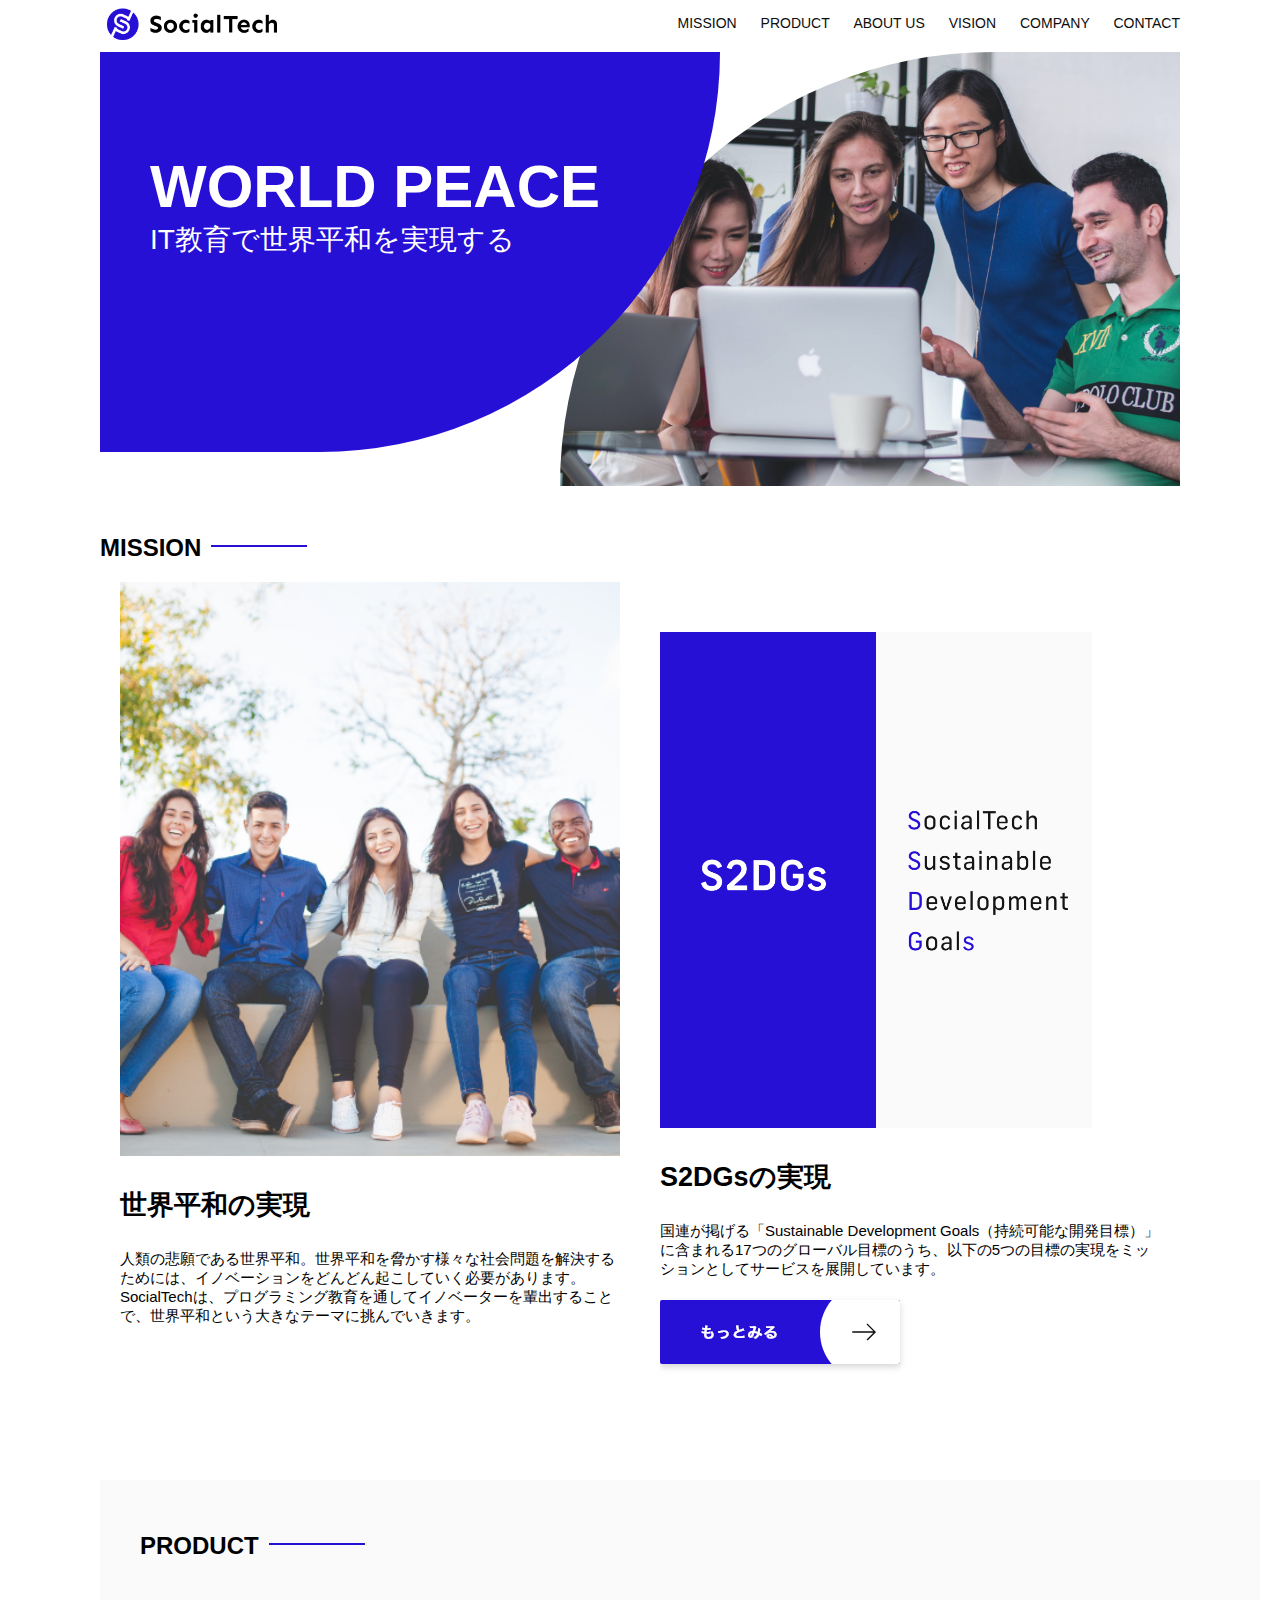
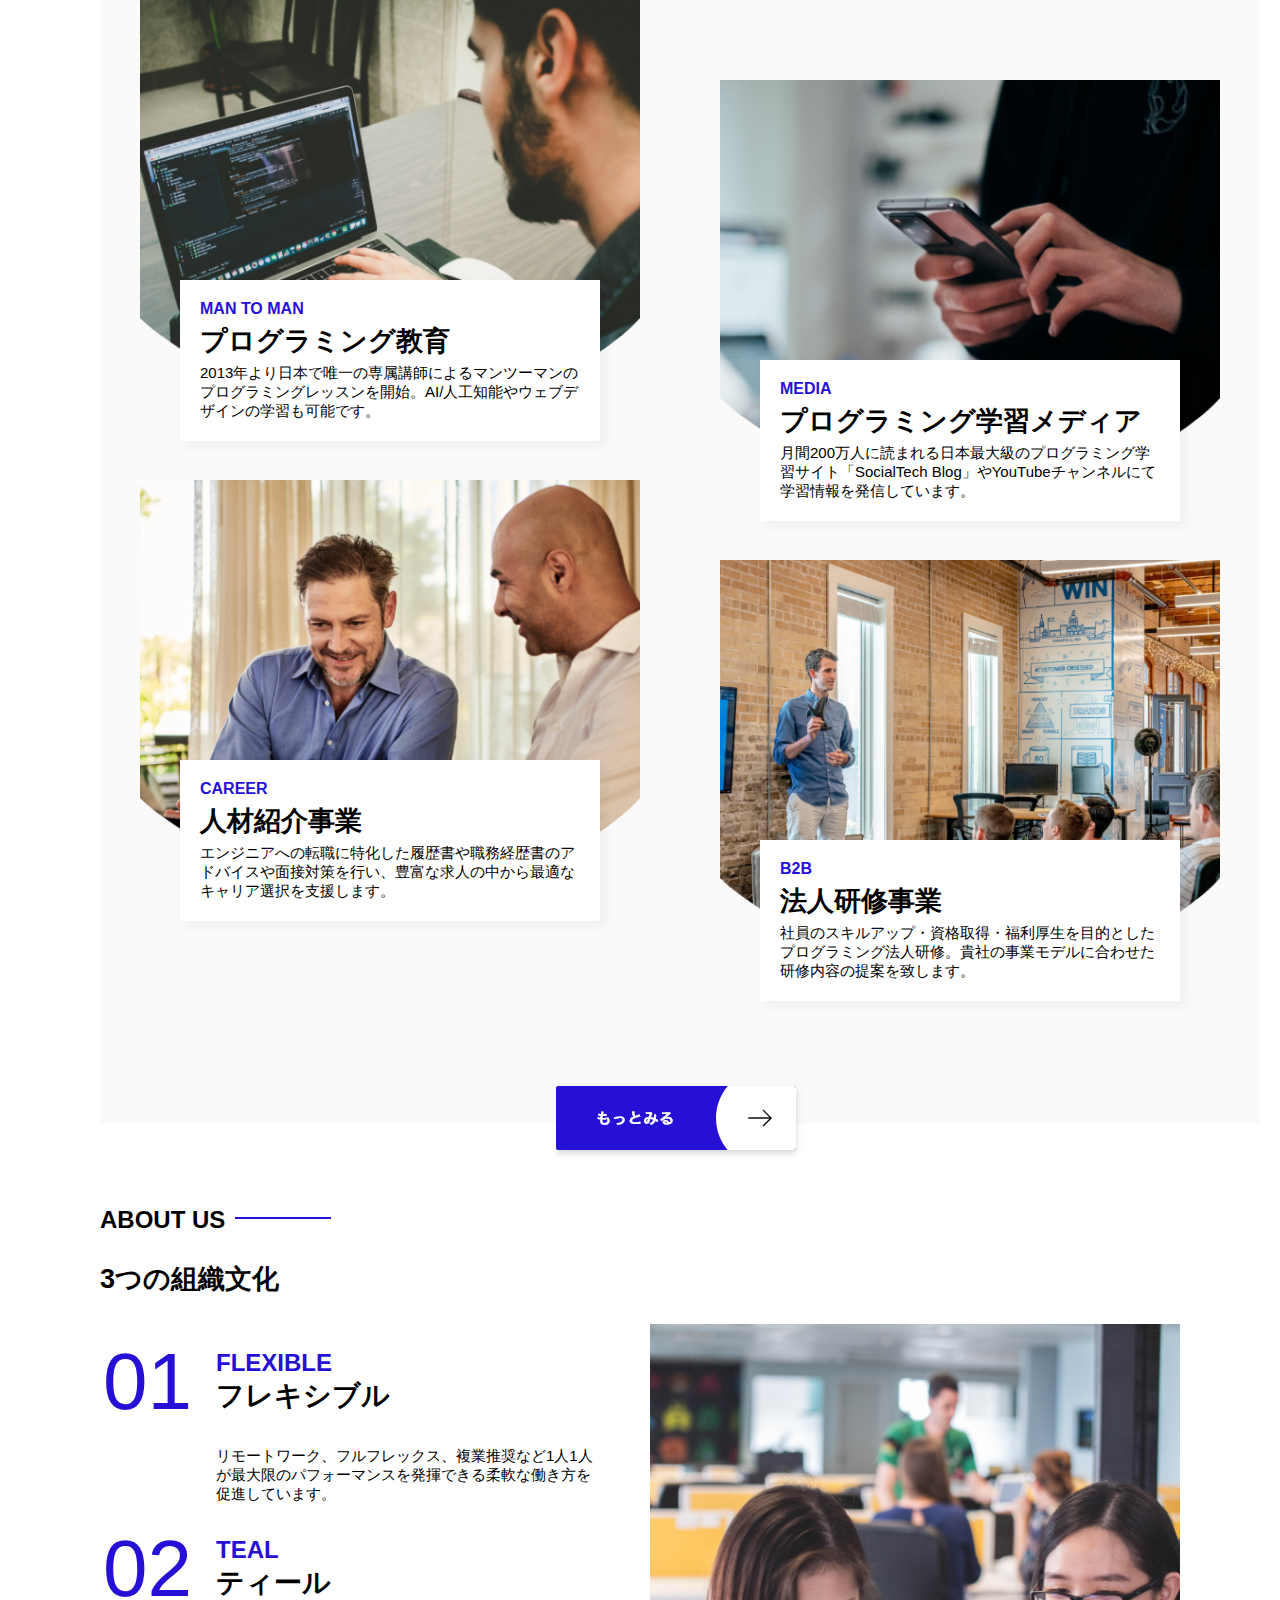
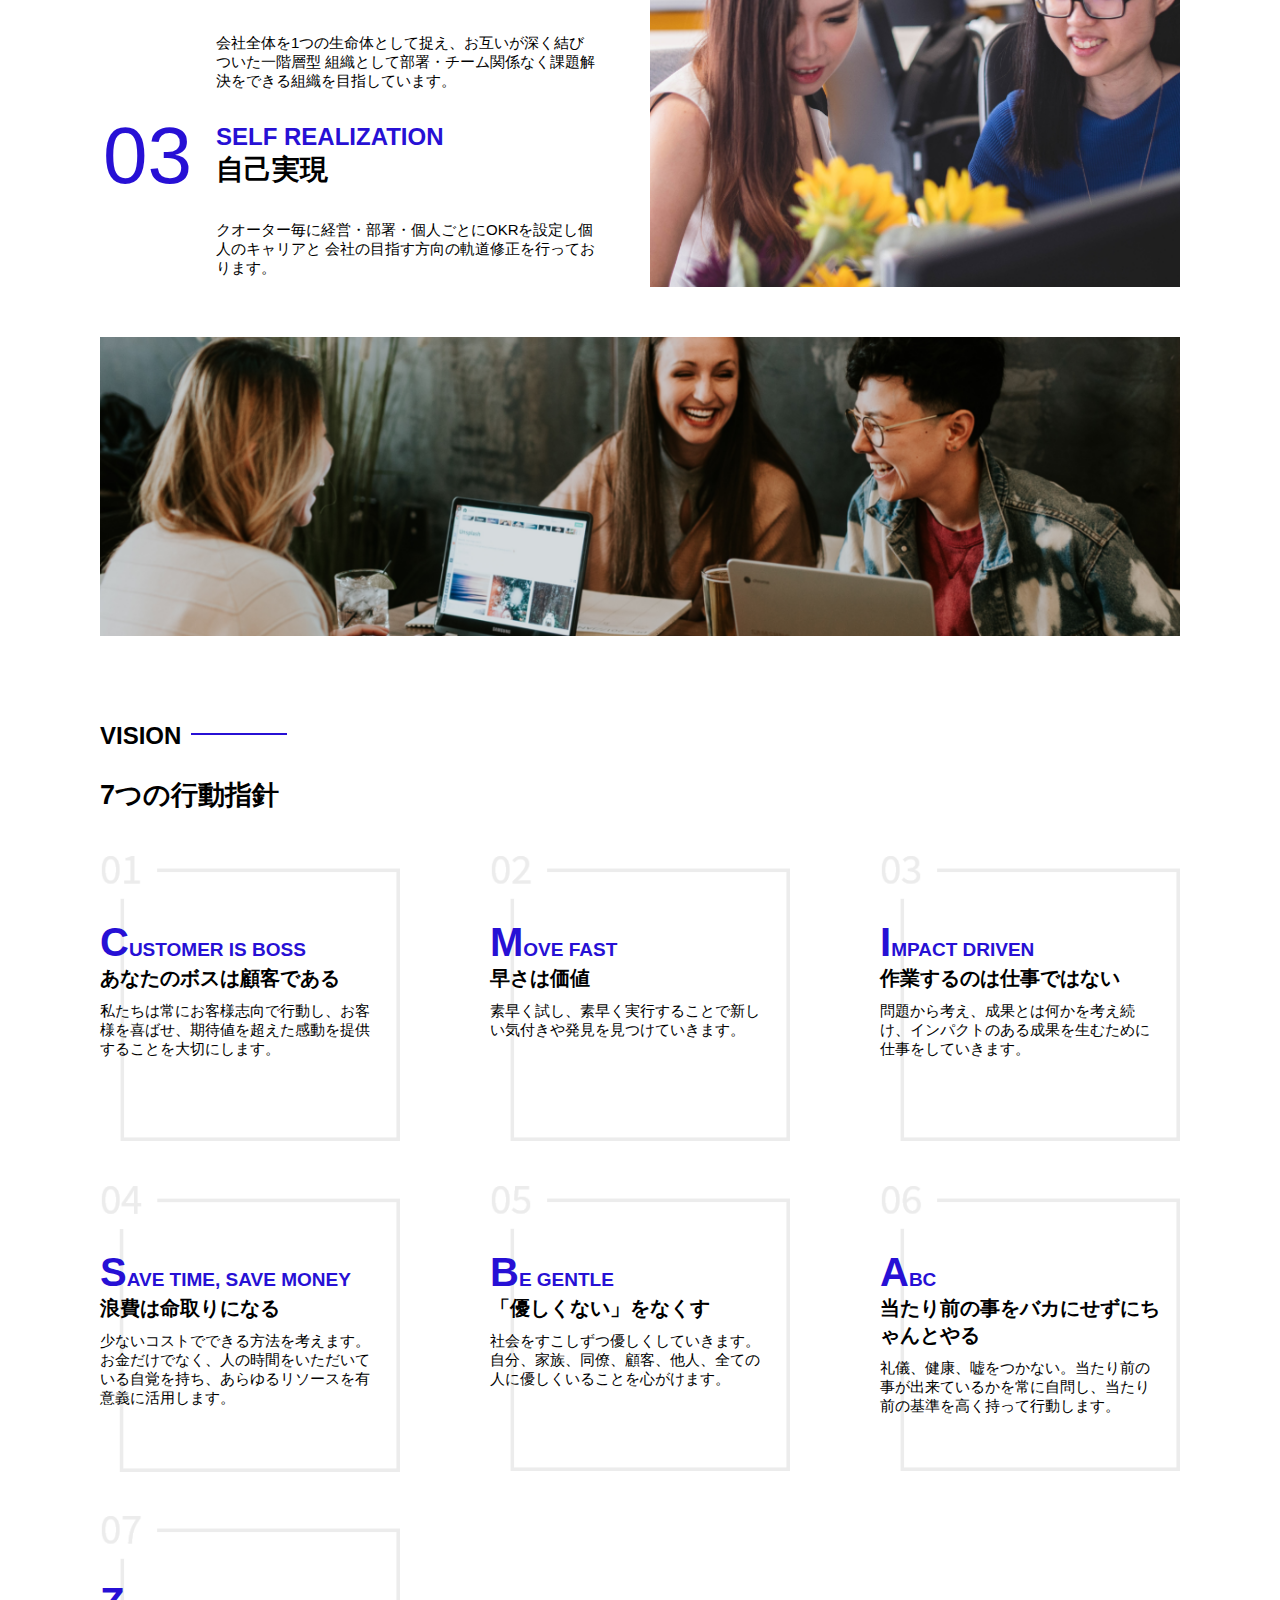
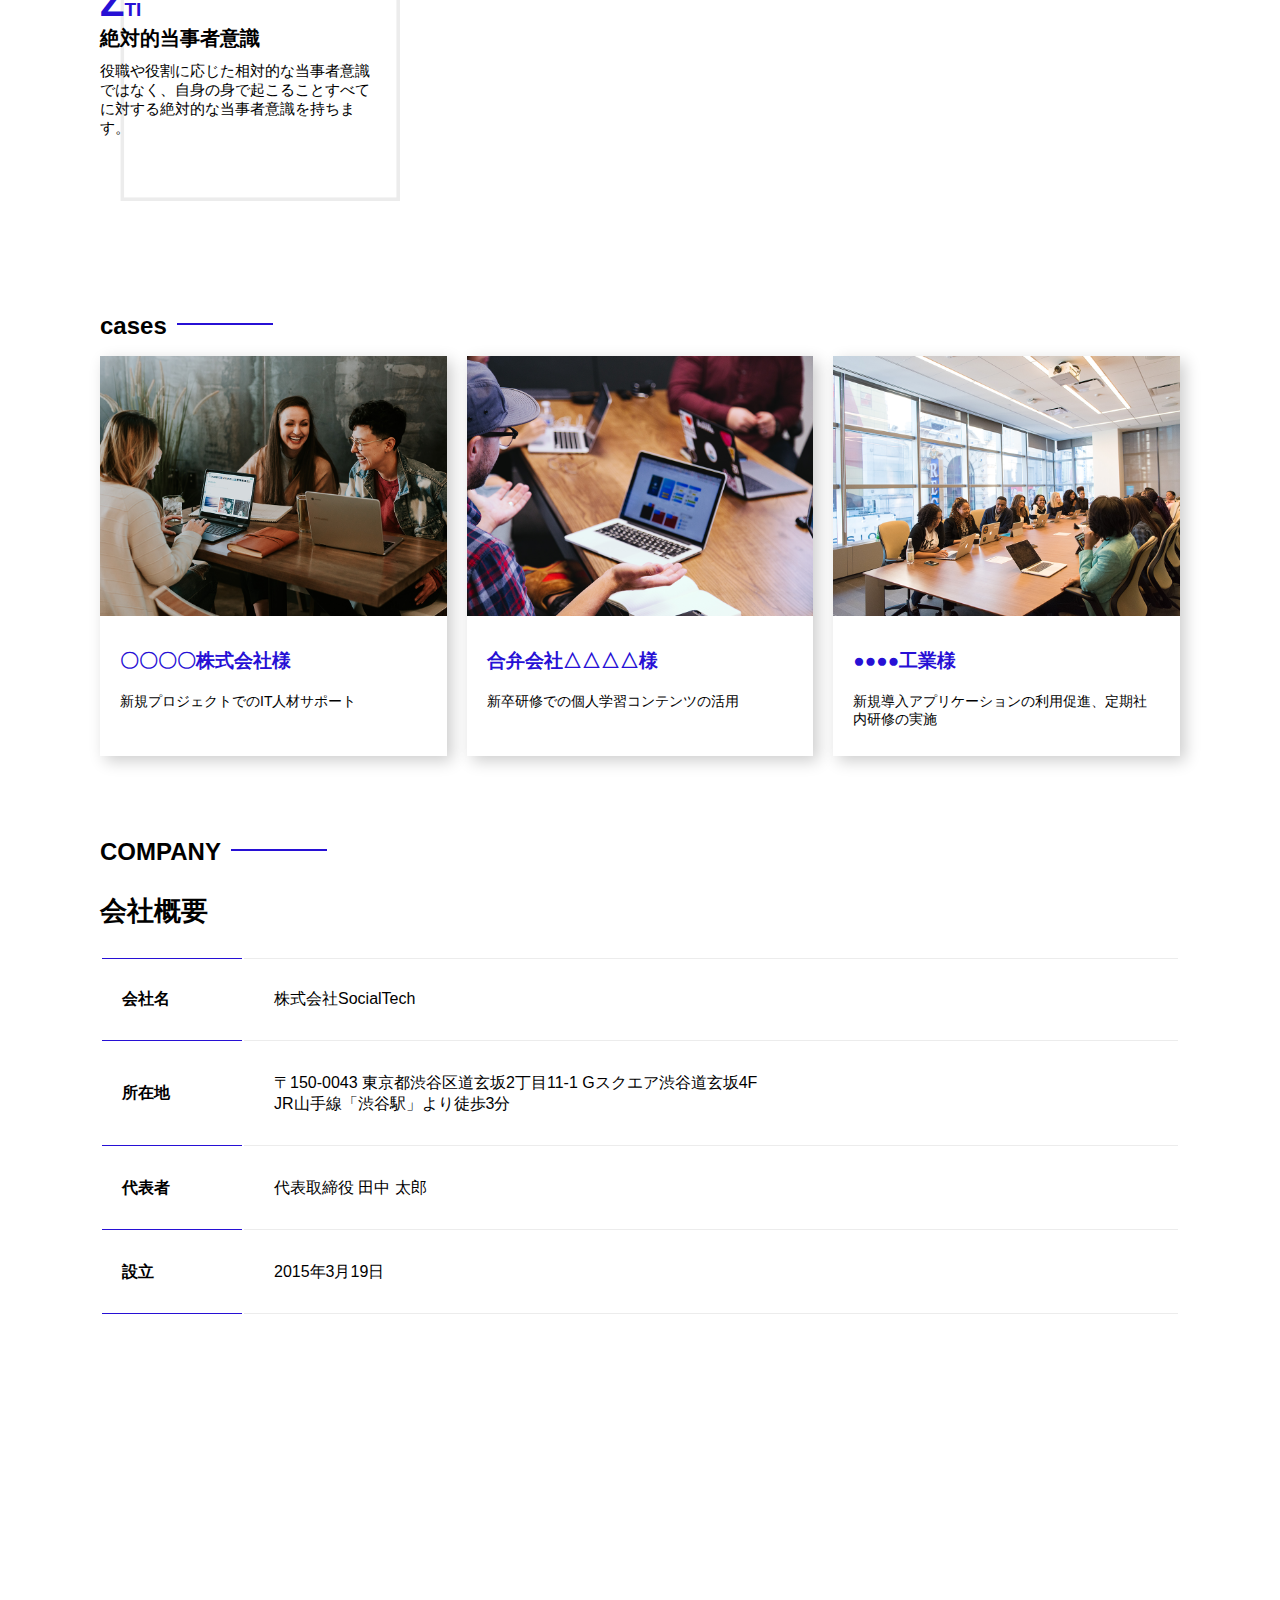
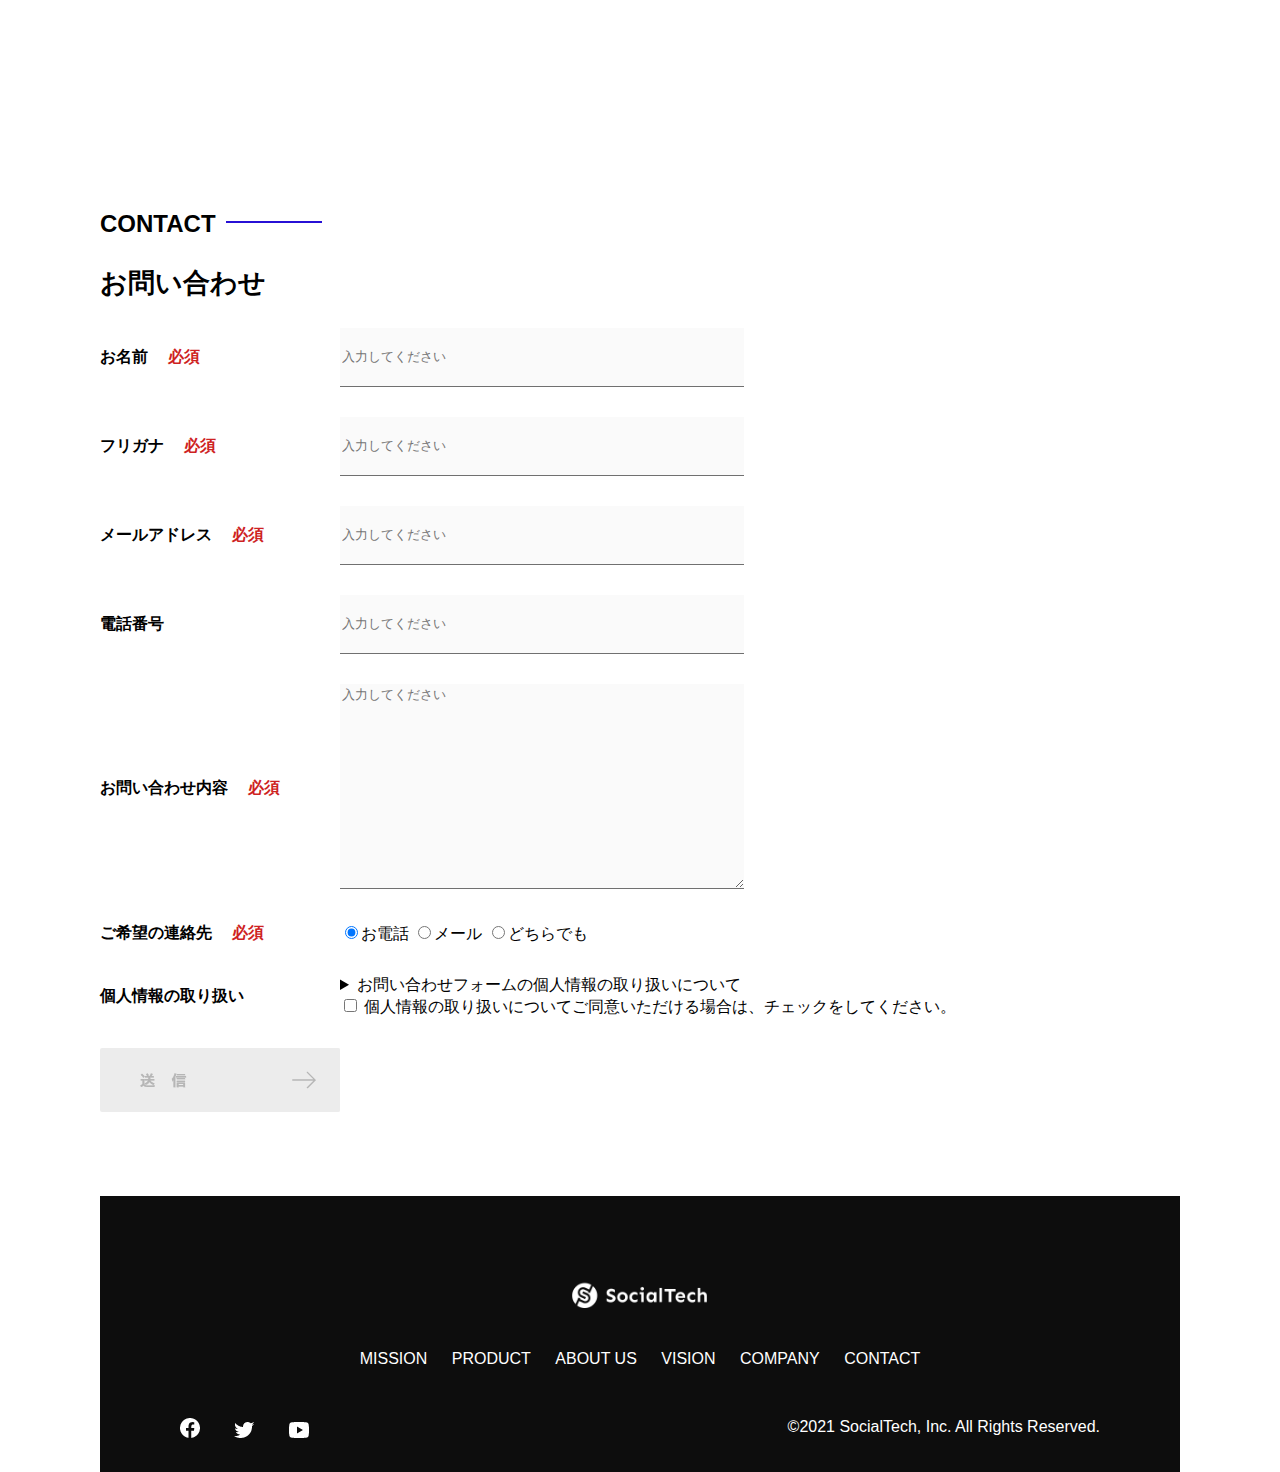
<file: kadai_012/index.html>
<!DOCTYPE html>
<html>
  <head>
    <title>SocialTech</title>
    <meta charset="UTF-8" />
    <meta
      name="description"
      content="SocialTechはEdTech業界のリーディングカンパニーを目指します。"
    />
    <meta name="viewport" content="width=device-width, initial-scale=1.0" />
    <link rel="stylesheet" href="style.css" />
  </head>
  <body>
    <!-- ヘッダー -->
    <header>
      <!-- ロゴ -->
      <a href="index.html" id="logo"
        ><img src="images/logo.png" alt="トップページに戻る"
      /></a>

      <!-- PC用ナビゲーション -->
      <nav id="nav-pc">
        <a href="mission.html">MISSION</a>
        <a href="product.html">PRODUCT</a>
        <a href="index.html#aboutus">ABOUT US</a>
        <a href="index.html#vision">VISION</a>
        <a href="index.html#company">COMPANY</a>
        <a href="index.html#contact">CONTACT</a>
      </nav>
    </header>
    <main>
      <article>
        <!-- メインビジュアル -->
        <section id="main-visual">
          <div id="main-message">
            <h1>WORLD PEACE</h1>
            <p>IT教育で世界平和を実現する</p>
          </div>
          <img
            src="images/index/index-main.png"
            alt="PCの周りに集まる多国籍の仲間たち"
          />
        </section>
        <!--ミッション-->
        <section id="mission">
          <h2 class="index-h2">MISSION</h2>
          <div id="mission-flex">
            <div>
              <img
                id="mission-photo"
                src="images/index/index-mission.png"
                alt="屋外のベンチで写真を撮影する多国籍の仲間たち"
              />
              <h3>世界平和の実現</h3>
              <p>
                人類の悲願である世界平和。世界平和を脅かす様々な社会問題を解決するためには、イノベーションをどんどん起こしていく必要があります。SocialTechは、プログラミング教育を通してイノベーターを輩出することで、世界平和という大きなテーマに挑んでいきます。
              </p>
            </div>
            <div>
              <img id="s2dgs" src="images/index/s2dgs.png" alt="S2DGs" />
              <h3>S2DGsの実現</h3>
              <p>
                国連が掲げる「Sustainable Development
                Goals（持続可能な開発目標）」に含まれる17つのグローバル目標のうち、以下の5つの目標の実現をミッションとしてサービスを展開しています。
              </p>
              <a href="mission.html">
                <img src="images/button-more.png" alt="もっとみる" />
              </a>
            </div>
          </div>
        </section>
        <!-- プロダクト -->
        <section id="product">
          <h2 class="index-h2">PRODUCT</h2>
          <div>
            <div id="product-left">
              <div>
                <img
                  class="product-photo"
                  src="images/index/index-mantoman.png"
                  alt="PCでコードを書く男性"
                />
                <div class="product-explain">
                  <span>MAN TO MAN</span>
                  <h3>プログラミング教育</h3>
                  <p>
                    2013年より日本で唯一の専属講師によるマンツーマンのプログラミングレッスンを開始。AI/人工知能やウェブデザインの学習も可能です。
                  </p>
                </div>
              </div>
              <div>
                <img
                  class="product-photo"
                  src="images/index/index-career.png"
                  alt="笑顔で話し合う2人の男性"
                />
                <div class="product-explain">
                  <span>CAREER</span>
                  <h3>人材紹介事業</h3>
                  <p>
                    エンジニアへの転職に特化した履歴書や職務経歴書のアドバイスや面接対策を行い、豊富な求人の中から最適なキャリア選択を支援します。
                  </p>
                </div>
              </div>
            </div>
            <div id="product-right">
              <div>
                <img
                  class="product-photo"
                  src="images/index/index-media.png"
                  alt="スマートフォンを操作する人"
                />
                <div class="product-explain">
                  <span>MEDIA</span>
                  <h3>プログラミング学習メディア</h3>
                  <p>
                    月間200万人に読まれる日本最大級のプログラミング学習サイト「SocialTech
                    Blog」やYouTubeチャンネルにて学習情報を発信しています。
                  </p>
                </div>
              </div>
              <div>
                <img
                  class="product-photo"
                  src="images/index/index-b2b.png"
                  alt="講演中の男性とそれを聴く人々"
                />
                <div class="product-explain">
                  <span>B2B</span>
                  <h3>法人研修事業</h3>
                  <p>
                    社員のスキルアップ・資格取得・福利厚生を目的としたプログラミング法人研修。貴社の事業モデルに合わせた研修内容の提案を致します。
                  </p>
                </div>
              </div>
            </div>
          </div>
          <div>
            <a id="product-more" href="product.html">
              <img src="images/button-more.png" alt="もっとみる" />
            </a>
          </div>
        </section>
        <!---ABOUT US-->
        <section id="aboutus">
          <h2 class="index-h2">ABOUT US</h2>
          <h3>3つの組織文化</h3>
          <div>
            <table class="culture-table">
              <tr>
                <td>
                  <span class="culture-num">01</span>
                </td>
                <td>
                  <span class="culture-en">FLEXIBLE</span>
                  <span class="culture-jp">フレキシブル</span>
                </td>
              </tr>
              <tr>
                <td>
                  <!--空のセル-->
                </td>
                <td>
                  <p class="culture-description">
                    リモートワーク、フルフレックス、複業推奨など1人1人が最大限のパフォーマンスを発揮できる柔軟な働き方を促進しています。
                  </p>
                </td>
              </tr>
              <tr>
                <td>
                  <span class="culture-num">02</span>
                </td>
                <td>
                  <span class="culture-en">TEAL</span>
                  <span class="culture-jp">ティール</span>
                </td>
              </tr>
              <tr>
                <td>
                  <!--空のセル-->
                </td>
                <td>
                  <p class="culture-description">
                    会社全体を1つの生命体として捉え、お互いが深く結びついた一階層型
                    組織として部署・チーム関係なく課題解決をできる組織を目指しています。
                  </p>
                </td>
              </tr>
              <tr>
                <td>
                  <span class="culture-num">03</span>
                </td>
                <td>
                  <span class="culture-en">SELF REALIZATION</span>
                  <span class="culture-jp">自己実現</span>
                </td>
              </tr>
              <tr>
                <td>
                  <!--空のセル-->
                </td>
                <td>
                  <p class="culture-description">
                    クオーター毎に経営・部署・個人ごとにOKRを設定し個人のキャリアと
                    会社の目指す方向の軌道修正を行っております。
                  </p>
                </td>
              </tr>
            </table>
            <img
              class="culture-img"
              src="images/index/index-aboutus1.png"
              alt="笑顔で話し合う2人の女性"
            />
          </div>
          <img
            class="culture-img2"
            src="images/index/index-aboutus2.png"
            alt="笑顔で話し合う3人の男女"
          />
        </section>
        <!-- VISION -->
        <section id="vision">
          <h2 class="index-h2">VISION</h2>
          <h3>7つの行動指針</h3>
          <div>
            <div class="vision-box">
              <img src="images/index/vision-01.png" alt="01" />
              <span>
                <h4>CUSTOMER IS BOSS</h4>
                <h5>あなたのボスは顧客である</h5>
                <p>
                  私たちは常にお客様志向で行動し、お客様を喜ばせ、期待値を超えた感動を提供することを大切にします。
                </p>
              </span>
            </div>
            <div class="vision-box">
              <img src="images/index/vision-02.png" alt="02" />
              <span>
                <h4>MOVE FAST</h4>
                <h5>早さは価値</h5>
                <p>
                  素早く試し、素早く実行することで新しい気付きや発見を見つけていきます。
                </p>
              </span>
            </div>
            <div class="vision-box">
              <img src="images/index/vision-03.png" alt="03" />
              <span>
                <h4>IMPACT DRIVEN</h4>
                <h5>作業するのは仕事ではない</h5>
                <p>
                  問題から考え、成果とは何かを考え続け、インパクトのある成果を生むために仕事をしていきます。
                </p>
              </span>
            </div>
            <div class="vision-box">
              <img src="images/index/vision-04.png" alt="04" />
              <span>
                <h4>SAVE TIME, SAVE MONEY</h4>
                <h5>浪費は命取りになる</h5>
                <p>
                  少ないコストでできる方法を考えます。お金だけでなく、人の時間をいただいている自覚を持ち、あらゆるリソースを有意義に活用します。
                </p>
              </span>
            </div>
            <div class="vision-box">
              <img src="images/index/vision-05.png" alt="05" />
              <span>
                <h4>BE GENTLE</h4>
                <h5>「優しくない」をなくす</h5>
                <p>
                  社会をすこしずつ優しくしていきます。自分、家族、同僚、顧客、他人、全ての人に優しくいることを心がけます。
                </p>
              </span>
            </div>
            <div class="vision-box">
              <img src="images/index/vision-06.png" alt="06" />
              <span>
                <h4>ABC</h4>
                <h5>当たり前の事をバカにせずにちゃんとやる</h5>
                <p>
                  礼儀、健康、嘘をつかない。当たり前の事が出来ているかを常に自問し、当たり前の基準を高く持って行動します。
                </p>
              </span>
            </div>
            <div class="vision-box">
              <img src="images/index/vision-07.png" alt="07" />
              <span>
                <h4>ZTI</h4>
                <h5>絶対的当事者意識</h5>
                <p>
                  役職や役割に応じた相対的な当事者意識ではなく、自身の身で起こることすべてに対する絶対的な当事者意識を持ちます。
                </p>
              </span>
            </div>
          </div>
        </section>
        <!-- CASES -->
 <section id="cases">
  <h2 class="index-h2">cases</h2>
  <ul>
        <li class="case-card">
          <img class src="images/index/case-1.png" alt="仲良く語り合う3人">
          <div class="case-info">
            <h3 class="case-name">〇〇〇〇株式会社様</h3>
            <p class="case-content">新規プロジェクトでのIT人材サポート</p>
          </div>
        </li>
        <li class="case-card">
          <img class src="images/index/case-2.png" alt="PCでコンテンツを見る">
          <div class="case-info">
            <h3 class="case-name">合弁会社△△△△様</h3>
            <p class="case-content">新卒研修での個人学習コンテンツの活用</p>
          </div>
        </li>
        <li class="case-card">
          <img class src="images/index/case-3.png" alt="社内研修中の会議室">
          <div class="case-info">
            <h3 class="case-name">●●●●工業様</h3>
            <p class="case-content">新規導入アプリケーションの利用促進、定期社内研修の実施</p>
          </div>
        </li>

  </ul>

</section>
        <!-- COMPANY -->
        <section id="company">
          <h2 class="index-h2">COMPANY</h2>
          <h3>会社概要</h3>
          <table id="company-table">
            <tr>
              <th class="tableheader-first">会社名</th>
              <td class="cell-first">株式会社SocialTech</td>
            </tr>
            <tr>
              <th class="tableheader">所在地</th>
              <td class="cell">
                〒150-0043 東京都渋谷区道玄坂2丁目11-1 Gスクエア渋谷道玄坂4F<br />JR山手線「渋谷駅」より徒歩3分
              </td>
            </tr>
            <tr>
              <th class="tableheader">代表者</th>
              <td class="cell">代表取締役 田中 太郎</td>
            </tr>
            <tr>
              <th class="tableheader">設立</th>
              <td class="cell">2015年3月19日</td>
            </tr>
          </table>
          <iframe
            src="https://www.google.com/maps/embed?pb=!1m18!1m12!1m3!1d3241.7759544892483!2d139.69399665123464!3d35.65789123876098!2m3!1f0!2f0!3f0!3m2!1i1024!2i768!4f13.1!3m3!1m2!1s0x60188caa0042e8d1%3A0xba130bea826a7aa2!2z44CSMTUwLTAwNDMg5p2x5Lqs6YO95riL6LC35Yy66YGT546E5Z2C77yS5LiB55uu77yR77yR4oiS77yR!5e0!3m2!1sja!2sjp!4v1636872991912!5m2!1sja!2sjp"
            style="border: 0"
            allowfullscreen=""
            loading="lazy"
          >
          </iframe>
        </section>
        <!-- お問い合わせフォーム -->
        <section id="contact">
          <h2 class="index-h2">CONTACT</h2>
          <h3>お問い合わせ</h3>
          <form>
            <div>
              <div class="contact-heading">
                <label class="contact-label"
                  >お名前<span class="contact-span">必須</span></label
                >
              </div>
              <div class="contact-form">
                <input
                  type="text"
                  name="name"
                  placeholder="入力してください"
                  class="contact-textbox"
                />
              </div>
            </div>
            <div>
              <div class="contact-heading">
                <label class="contact-label"
                  >フリガナ<span class="contact-span">必須</span></label
                >
              </div>
              <div>
                <input
                  type="text"
                  name="hurigana"
                  placeholder="入力してください"
                  class="contact-textbox"
                />
              </div>
            </div>
            <div>
              <div class="contact-heading">
                <label class="contact-label"
                  >メールアドレス<span class="contact-span">必須</span></label
                >
              </div>
              <div>
                <input
                  type="text"
                  name="email"
                  placeholder="入力してください"
                  class="contact-textbox"
                />
              </div>
            </div>
            <div>
              <div class="contact-heading">
                <label class="contact-label">電話番号</label>
              </div>
              <div>
                <input
                  type="text"
                  name="tel"
                  placeholder="入力してください"
                  class="contact-textbox"
                />
              </div>
            </div>
            <div>
              <div class="contact-heading">
                <label class="contact-label"
                  >お問い合わせ内容<span class="contact-span">必須</span></label
                >
              </div>
              <div>
                <textarea
                  class="contact-textarea"
                  placeholder="入力してください"
                  name="message"
                ></textarea>
              </div>
            </div>
            <div>
              <div class="contact-heading">
                <label class="contact-label"
                  >ご希望の連絡先<span class="contact-span">必須</span></label
                >
              </div>
              <div>
                <input
                  class="radiobutton"
                  type="radio"
                  value="tel"
                  name="contact"
                  checked
                /><label>お電話</label>
                <input
                  class="radiobutton"
                  type="radio"
                  value="mail"
                  name="contact"
                /><label>メール</label>
                <input
                  class="radiobutton"
                  type="radio"
                  value="both"
                  name="contact"
                /><label>どちらでも</label>
              </div>
            </div>
            <div>
              <div class="contact-heading">
                <label class="contact-label">個人情報の取り扱い</label>
              </div>
              <div>
                <details>
                  <summary>
                    お問い合わせフォームの個人情報の取り扱いについて
                  </summary>
                  <div>
                    <span>１．組織の名称又は氏名</span><br />
                    株式会社SocialTech<br /><br />
                    <span
                      >２．個人情報保護管理者（若しくはその代理人）の氏名又は職名、所属及び連絡先
                      鈴木 一郎 コーポレート部</span
                    ><br />
                    メールアドレス：support@socialtech.net<br />
                    TEL：03-xxxx-xxxx<br />
                    <span>３．個人情報の利用目的</span><br />
                    ・本サービス及び本サービスに関連する情報の提供又はそれらに関する連絡のため<br />
                    ・ユーザーの本人確認のため<br />
                    ・当社サービスのご案内のため<br />
                    ・当社の商品等の広告または宣伝（電子メールによるものを含むものとします。）<br /><br />
                    <span>４．個人情報の取り扱い業務の委託</span><br />
                    個人情報の取扱業務の全部または一部を外部に業務委託する場合があります。<br />
                    その際、弊社は、個人情報を適切に保護できる管理体制を敷き実行していることを条件として<br />
                    委託先を厳選したうえで、機密保持契約を委託先と締結し、お客様の個人情報を厳密に管理させます。<br /><br />
                    <span>５．個人情報の開示等の請求</span><br />
                    お客様は、弊社に対してご自身の個人情報の開示等（利用目的の通知、開示、内容の訂正・追加・削除、利用の停止または消去、第三者への提供の停止）に関して、当社問合わせ窓口に申し出ることができます。<br />
                    その際、弊社はお客様ご本人を確認させていただいたうえで、合理的な期間内に対応いたします。<br /><br />
                    なお、個人情報に関する弊社問合わせ先は、次の通りです。<br /><br />
                    株式会社SocialTech　個人情報問合せ窓口<br />
                    〒150-0043　東京都渋谷区道玄坂2丁目11-1 Ｇスクエア渋谷道玄坂
                    4F<br />
                    メールアドレス：support@socialtech.net　TEL：03-xxxx-xxxx<br /><br />
                    <span>６．個人情報を提供されることの任意性について</span
                    ><br /><br />
                    お客様がご自身の個人情報を弊社に提供されるか否かは、お客様のご判断によりますが、もしご提供されない場合には、適切なサービスが提供できない場合がありますので予めご了承ください。
                  </div>
                </details>
                <input type="checkbox" name="agree" />
                <span
                  >個人情報の取り扱いについてご同意いただける場合は、チェックをしてください。</span
                >
              </div>
            </div>
            <input
              type="image"
              value="Submit"
              src="images/button-submit.png"
              alt="送信する"
            />
          </form>
        </section>
      </article>
      <footer>
        <div id="footer-logo">
          <img src="images/logo-sp.png" alt="SocialTech" />
        </div>
        <div id="footer-link">
          <a href="mission.html">MISSION</a>
          <a href="product.html">PRODUCT</a>
          <a href="index.html#aboutus">ABOUT US</a>
          <a href="index.html#vision">VISION</a>
          <a href="index.html#company">COMPANY</a>
          <a href="index.html#contact">CONTACT</a>
        </div>
        <div id="sns-footer">
          <a href="https://www.facebook.com/sejuku2013"
            ><img src="images/button-facebook.png" alt="Facebookのリンク"
          /></a>
          <a href="https://twitter.com/samuraijuku"
            ><img src="images/button-twitter.png" alt="Twitterのリンク"
          /></a>
          <a href="https://www.youtube.com/channel/UCCFOQO5aDK0xXam4cUQXT8g"
            ><img src="images/button-youtube.png" alt="YouTubeのリンク"
          /></a>
          <span id="copyright"
            >&copy;2021 SocialTech, Inc. All Rights Reserved.
          </span>
        </div>
      </footer>
    </main>
  </body>
</html>
</file>
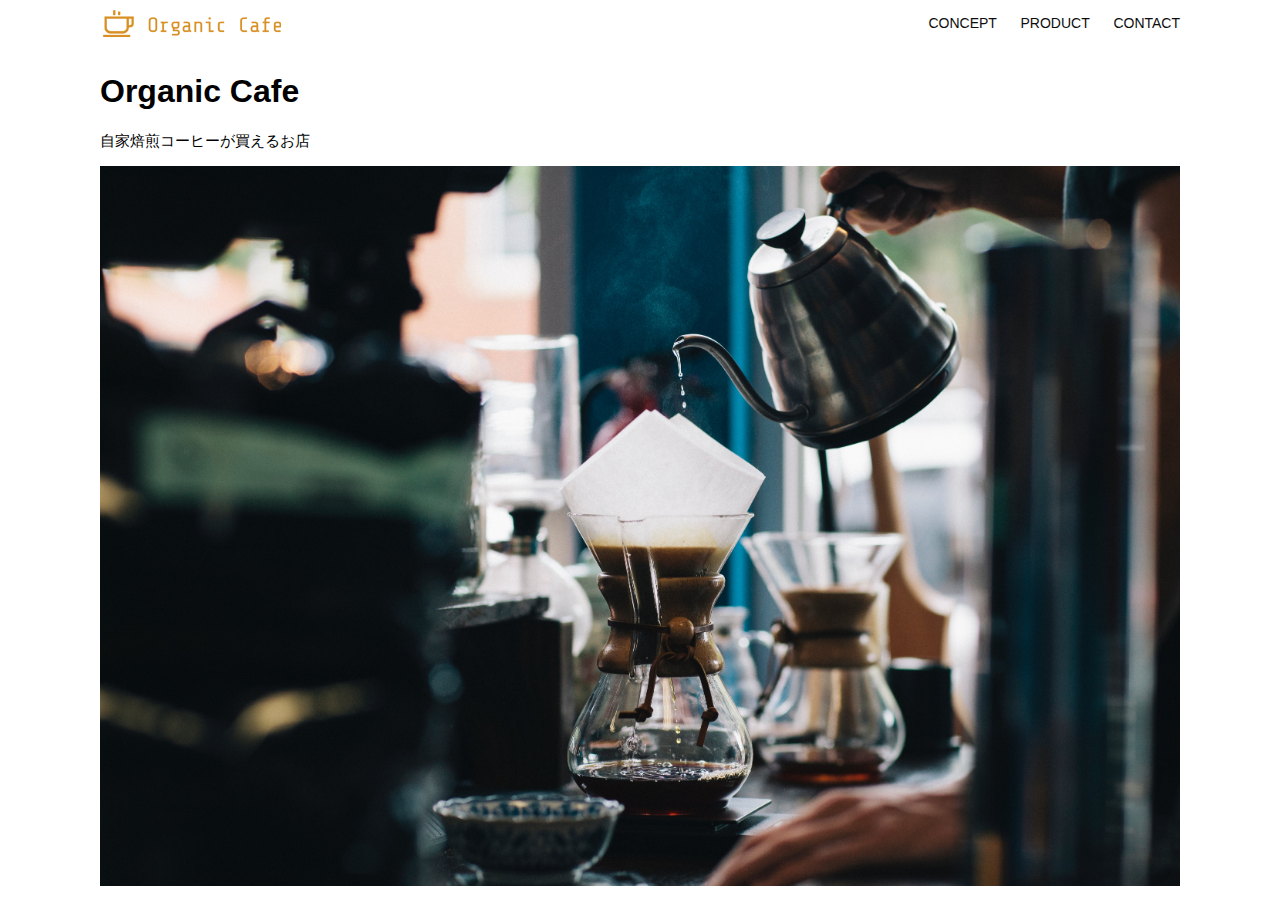
<file: kadai_013/index.html>
<!DOCTYPE html>
<html>
  <head>
    <title>Organic Cafe</title>
    <meta charset="UTF-8" />
    <meta
      name="description"
      content="自家焙煎のコーヒーがお家で楽しめるOrganic Cafe"
    />
    <meta name="viewport" content="width=device-width, initial-scale=1.0" />
    <link rel="stylesheet" href="style.css" />
  </head>
  <body>
    <!-- ヘッダー -->
    <header>
      <!-- ロゴ -->
      <a href="index.html" id="logo"
        ><img src="images/logo.png" alt="トップページに戻る"
      /></a>

      <!-- PC用ナビゲーション -->
      <nav id="nav-pc">
        <a href="index.html#concept">CONCEPT</a>
        <a href="index.html#product">PRODUCT</a>
        <a href="index.html#contact">CONTACT</a>
      </nav>
    <img id="menu-sp" src="images/button-menu.png" alt="ナビゲーションを開く" onclick="document.getElementById('nav-sp').style.display = 'block'">
    <!-- スマホ用ナビゲーション -->
    <nav id="nav-sp">
      <img id="close" src="images/button-close.png" alt="ナビゲーションを閉じる" onclick="document.getElementById('nav-sp').style.display = 'none'">

      <a id="logo-sp" href="index.html#concept" onclick="document.getElementById('nav-sp').style.display = 'none'"><img
          src="images/logo-sp.png" alt="トップページに戻る"></a>

      <a class="menu" href="index.html#product" onclick="document.getElementById('nav-sp').style.display = 'none'">CONCEPT</a>

      <a class="menu" href="index.html#contact" onclick="document.getElementById('nav-sp').style.display = 'none'">PRODUCT</a>

      <a class="menu" href="index.html#aboutus" onclick="document.getElementById('nav-sp').style.display = 'none'">CONTACT</a>
    </nav>
    
  </header>

<!--======== 後略 ========-->

    </header>
    <main>
      <article>
        <!-- メインビジュアル -->
        <section id="main-visual">
          <div id="main-message">
            <h1>Organic Cafe</h1>
            <p>自家焙煎コーヒーが買えるお店</p>
          </div>
          <img
            src="images/main-image.jpg"
            alt="コーヒーをハンドドリップで淹れる画像"
          />
        </section>
      </article>
    </main>
  </body>
</html>
</file>
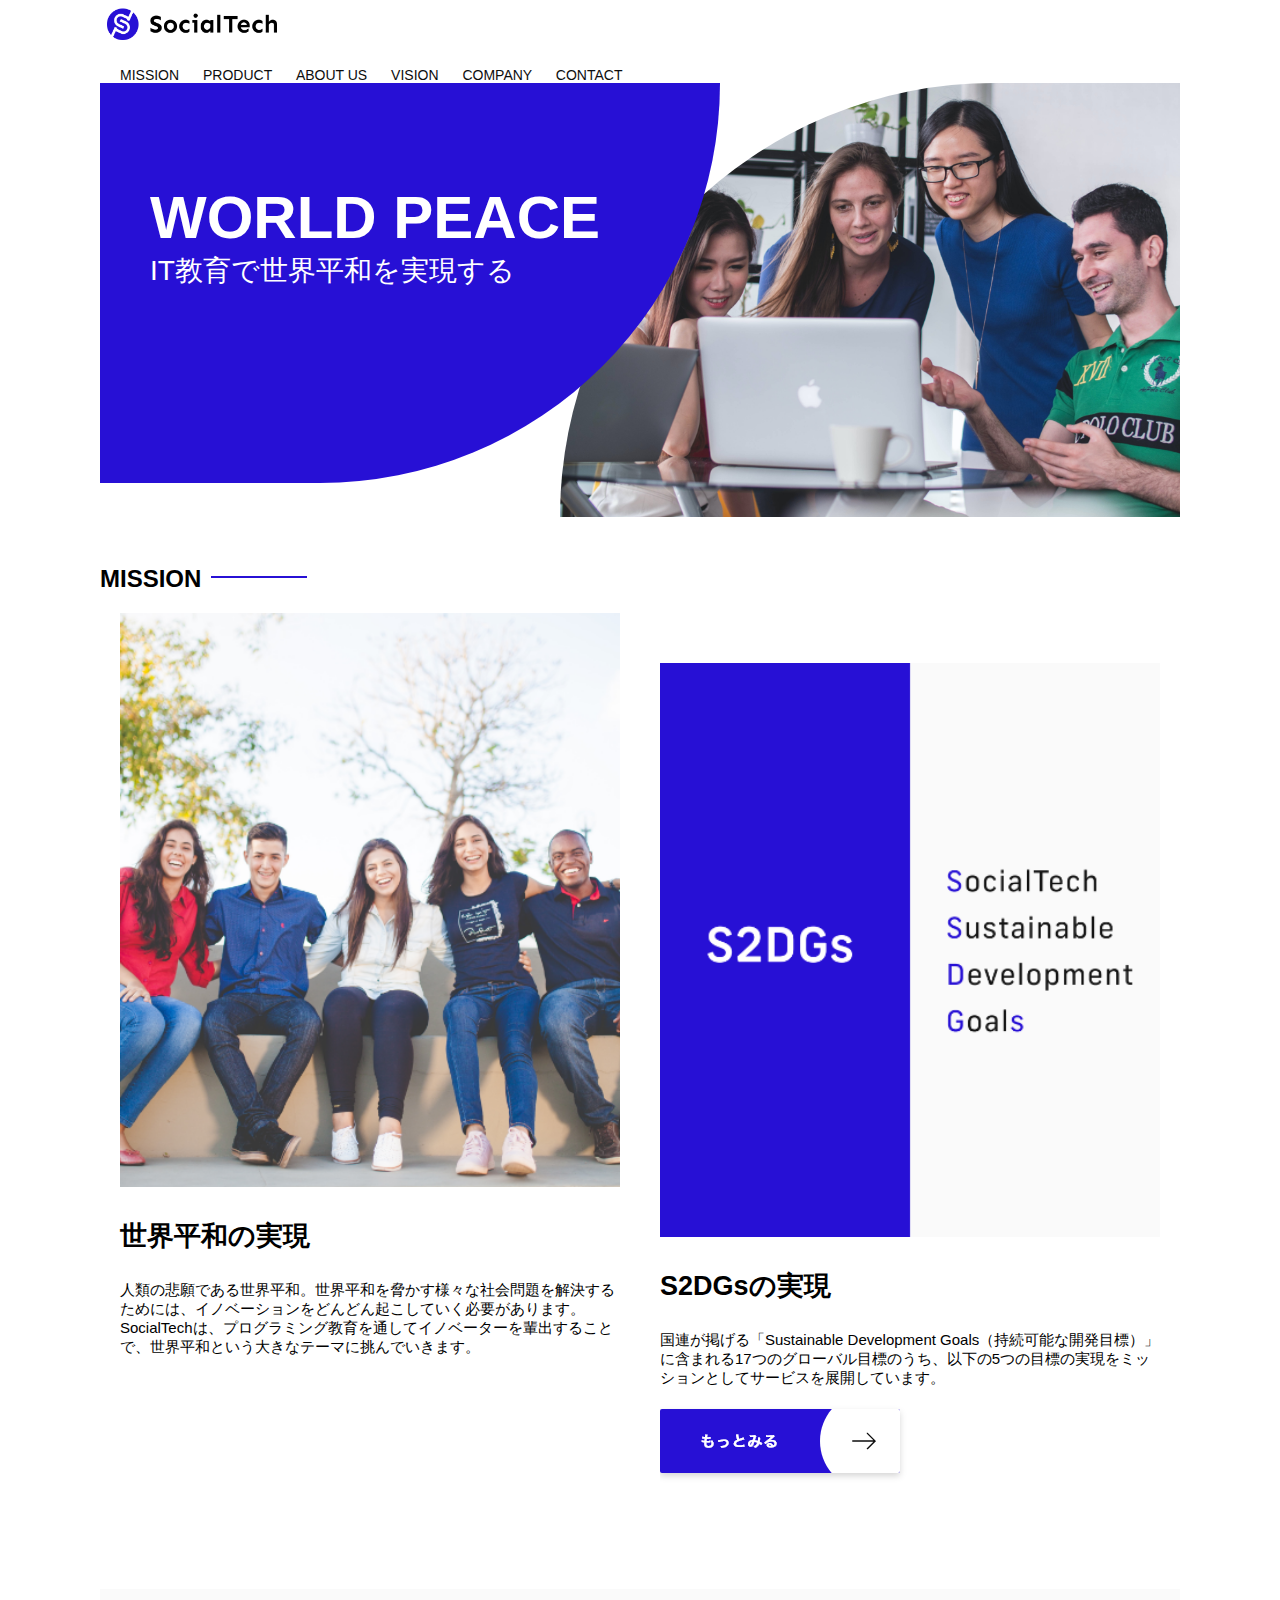
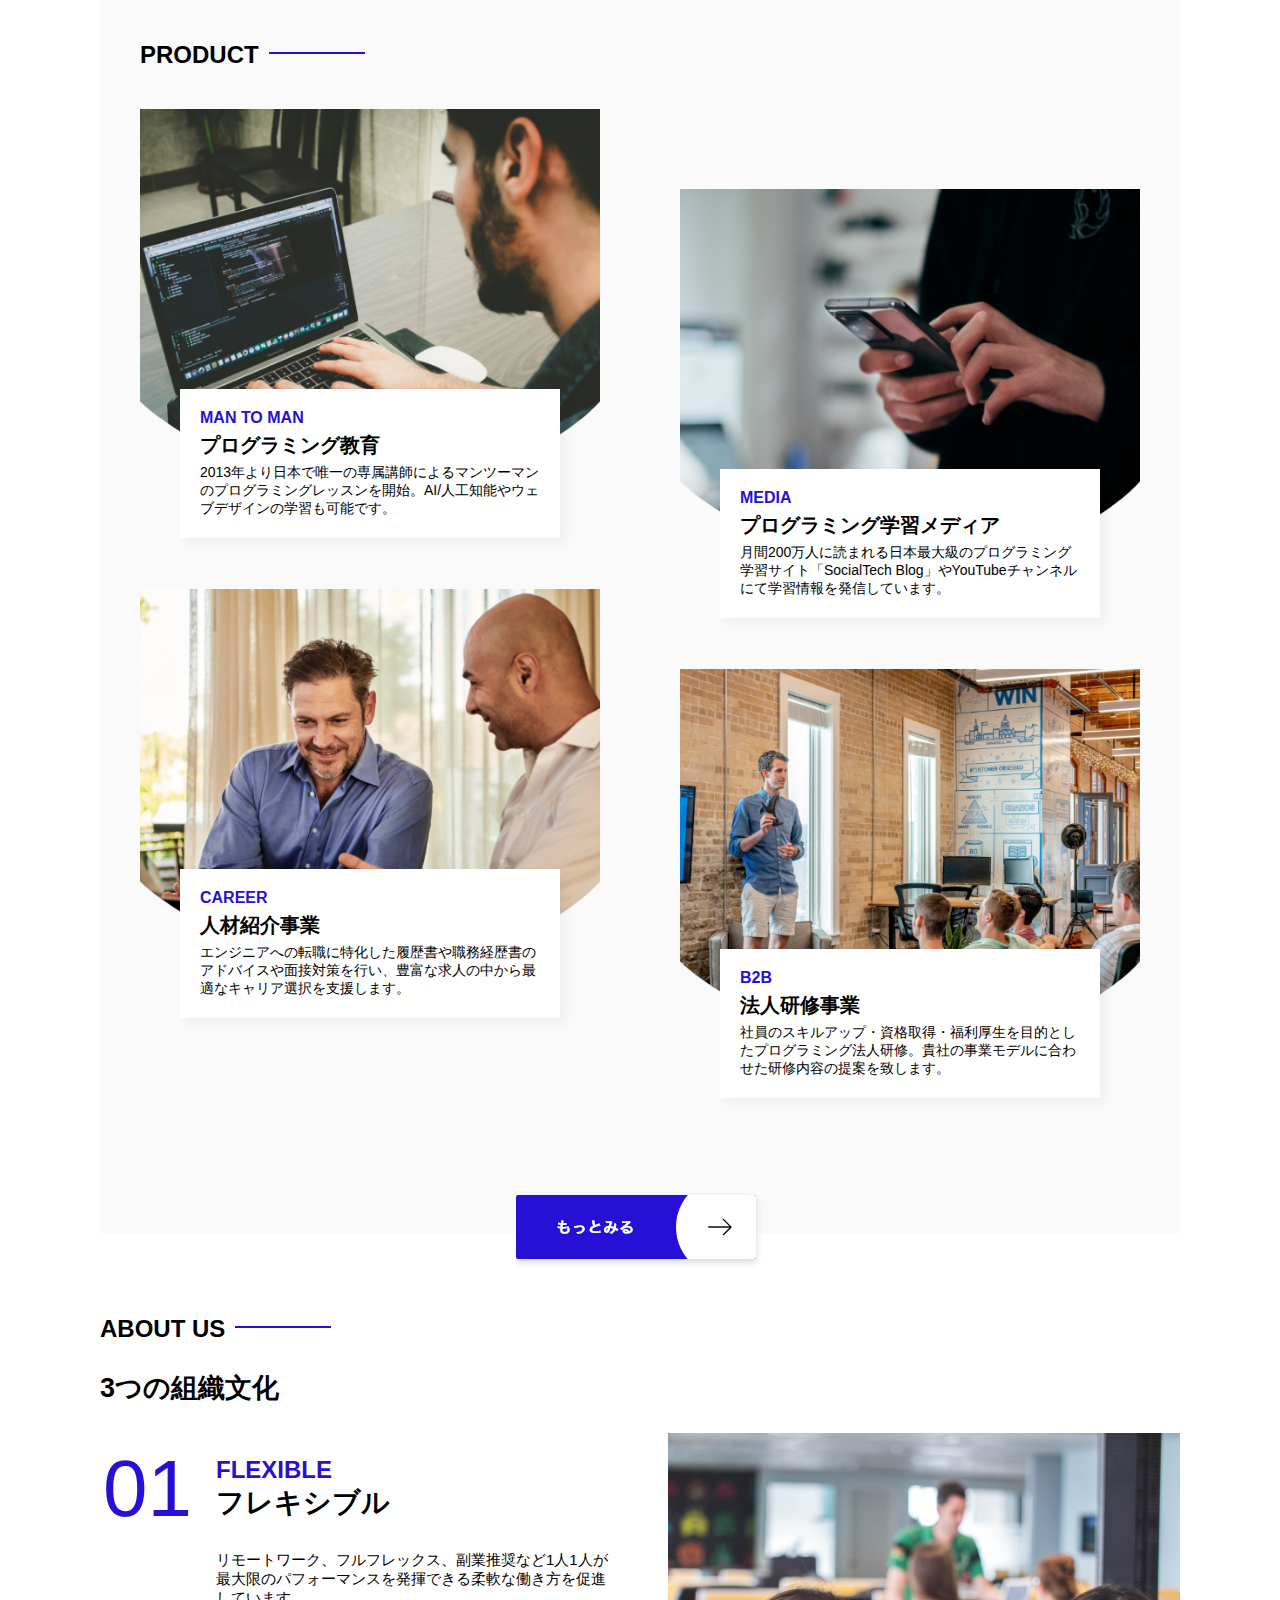
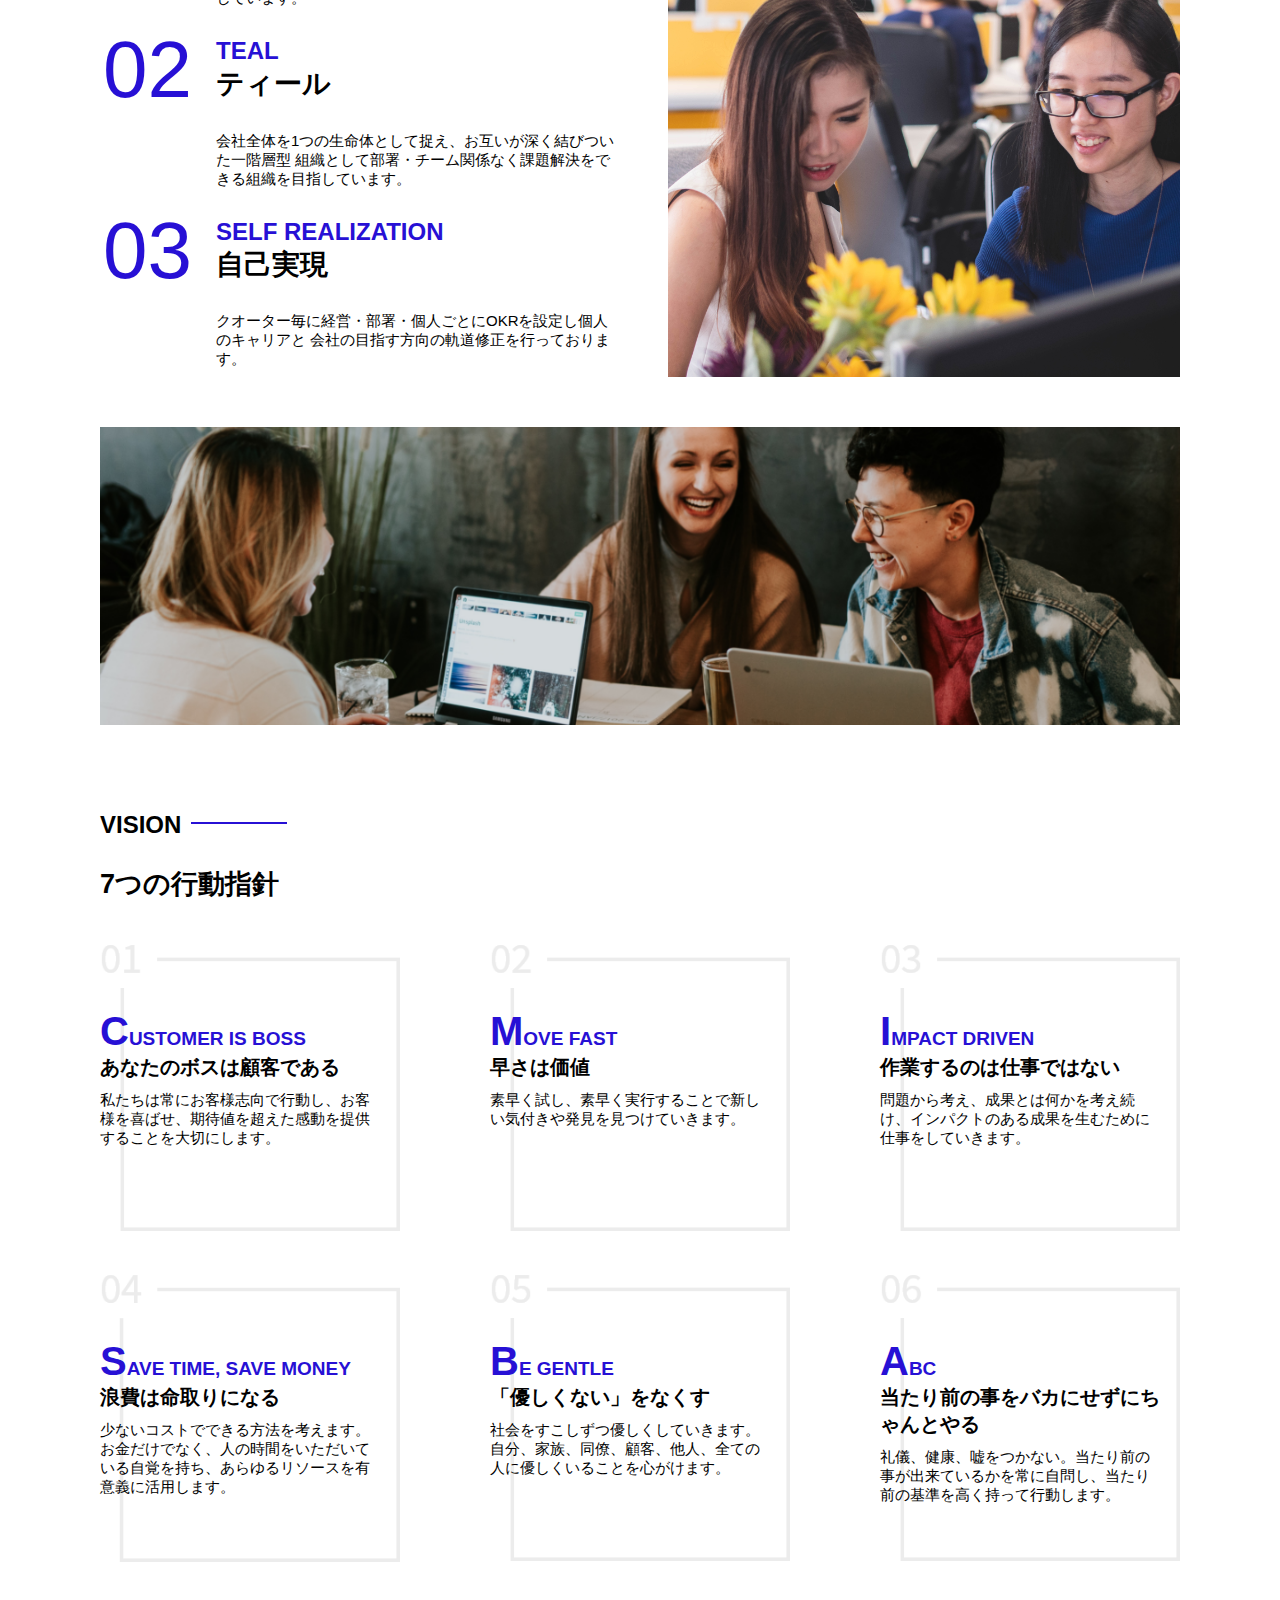
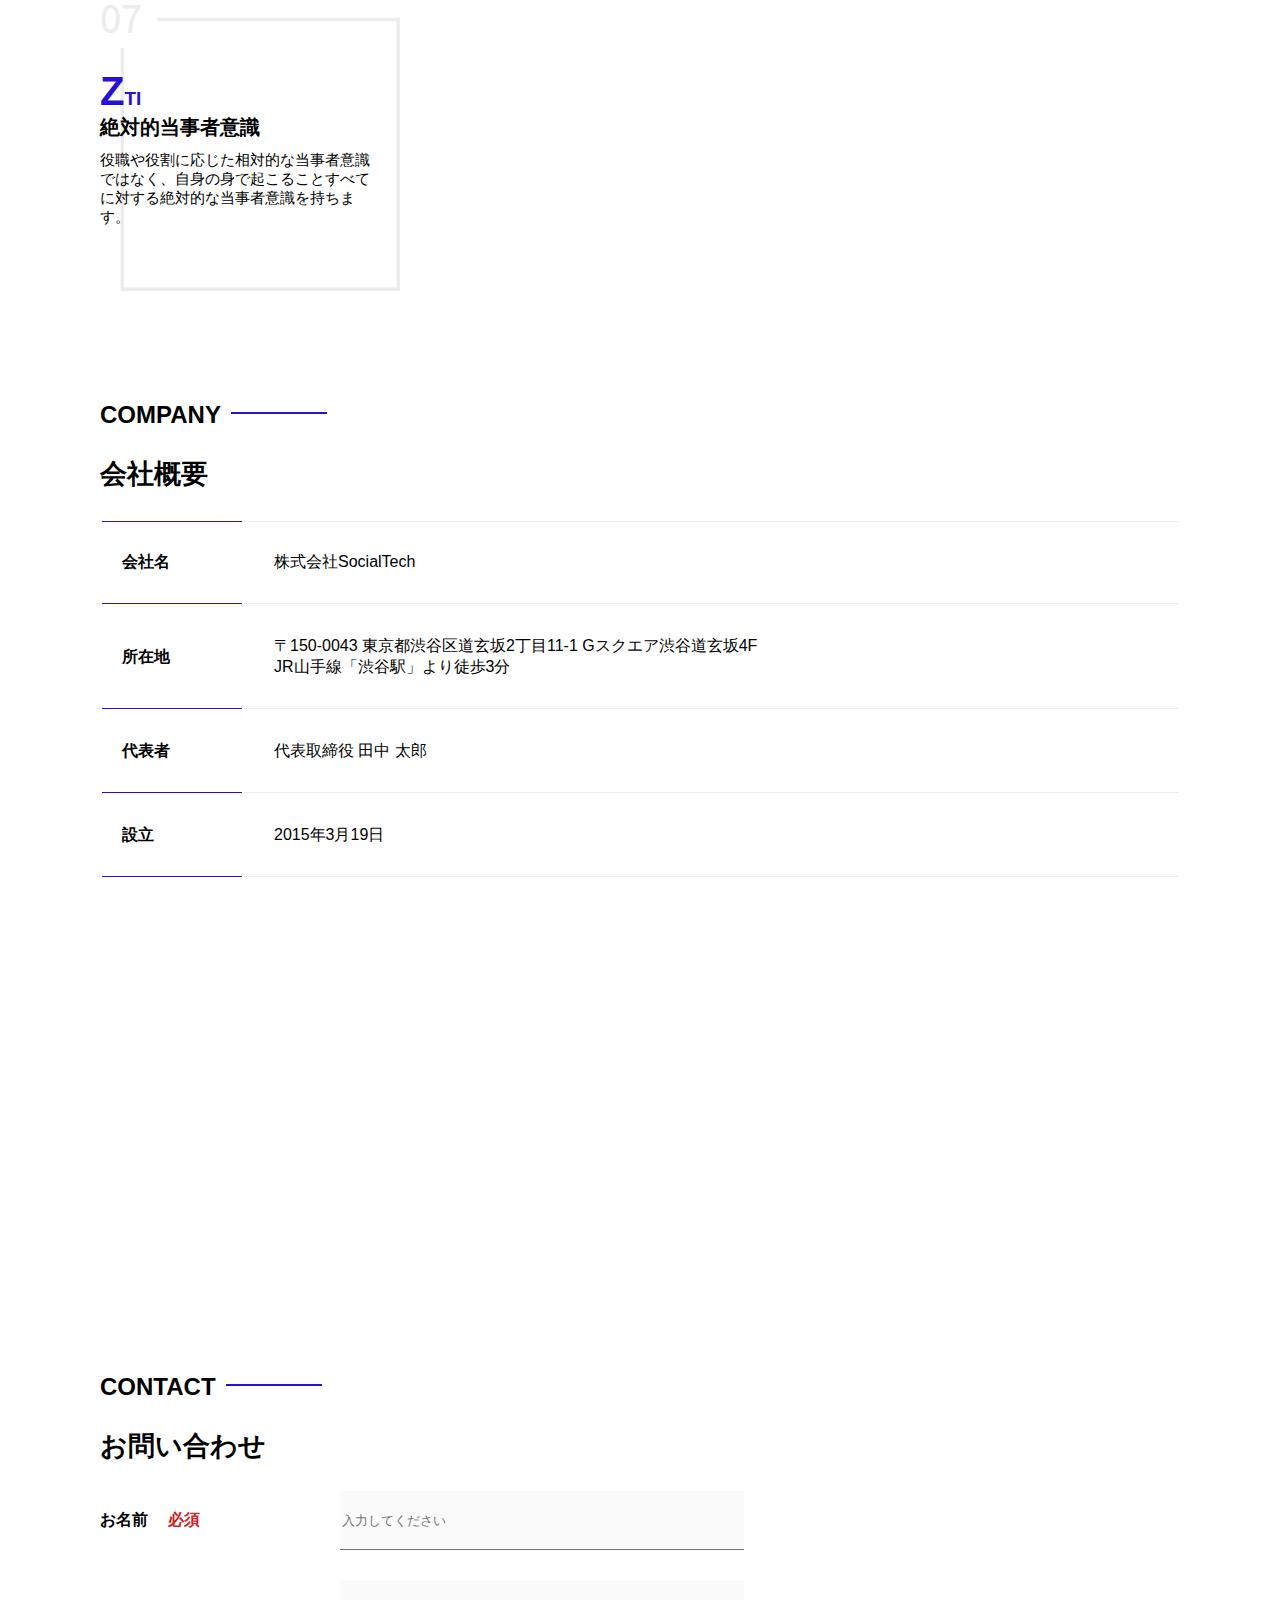
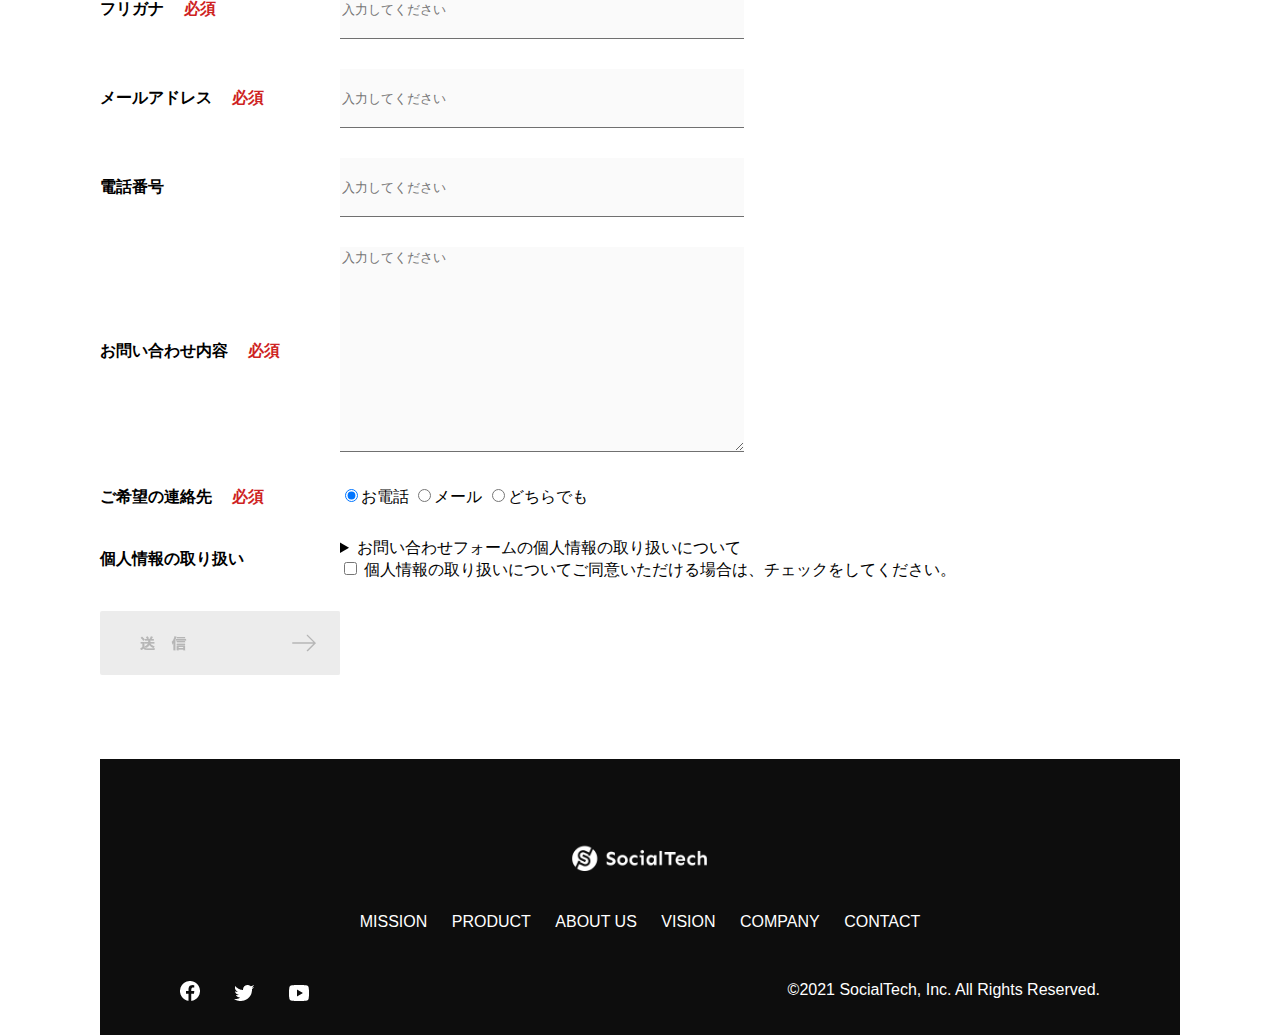
<file: socialtech/index.html>
<!DOCTYPE html>
<html lang="ja">
  <head>
    <meta charset="UTF-8">
    <meta name="descripion" content="SocialTechはEdTech業界のリーディングカンパニーを目指します。">
    <meta name="viewport" content="width=device-width, initial-scale=1.0">
    <link rel="stylesheet" href="style.css">
    <title>SocialTech</title>
  </head>
  <body>
    <header><a href="index.html" id="logo"><img src="images/logo.png" alt="トップページに戻る"></a>
    </header>
      <nav id="nav-pc">
        <a href="mission.html">MISSION</a>
        <a href="product.html">PRODUCT</a>
        <a href="index.html#aboutus">ABOUT US</a>
        <a href="index.html#vision">VISION</a>
        <a href="index.html#company">COMPANY</a>
        <a href="index.html#contact">CONTACT</a>
     </nav>
     <img id="menu-sp" src="images/button-menu.png" alt="ナビゲーションを開く" onclick="document.getElementById('nav-sp').style.display = 'block'">
    <!-- スマホ用ナビゲーション -->
    <nav id="nav-sp">
      <img id="close" src="images/button-close.png" alt="ナビゲーションを閉じる" onclick="document.getElementById('nav-sp').style.display = 'none'">
      <a id="logo-sp" href="index.html" onclick="document.getElementById('nav-sp').style.display = 'none'"><img
          src="images/logo-sp.png" alt="トップページに戻る"></a>
      <a class="menu" href="mission.html" onclick="document.getElementById('nav-sp').style.display = 'none'">MISSION</a>
      <a class="menu" href="product.html" onclick="document.getElementById('nav-sp').style.display = 'none'">PRODUCT</a>
      <a class="menu" href="index.html#aboutus" onclick="document.getElementById('nav-sp').style.display = 'none'">ABOUT
        US</a>
      <a class="menu" href="index.html#vision"
        onclick="document.getElementById('nav-sp').style.display = 'none'">VISION</a>
      <a class="menu" href="index.html#company"
        onclick="document.getElementById('nav-sp').style.display = 'none'">COMPANY</a>
      <a class="menu" href="index.html#contact"
        onclick="document.getElementById('nav-sp').style.display = 'none'">CONTACT</a>
      <div id="sns">
        <a href="https://www.facebook.com/sejuku2013"><img src="images/button-facebook.png" alt="Facebookのリンク"></a>
        <a href="https://twitter.com/samuraijuku"><img src="images/button-twitter.png" alt="Twitterのリンク"></a>
        <a href="https://www.youtube.com/channel/UCCFOQO5aDK0xXam4cUQXT8g"><img src="images/button-youtube.png" alt="YouTubeのリンク"></a>
      </div>
    </nav>
    </header>
    <main>
      <article>
        <section id="main-visual">
          <div id="main-message">
            <h1>WORLD PEACE</h1>
             <p>IT教育で世界平和を実現する</p>
          </div>
          <img src="images/index/index-main.png" alt="PCの周りに集まる多国籍の仲間たち">
        </section>
        <section id="mission">
          <h2 class="index-h2">MISSION</h2>
         <div id="mission-flex">
           <div>
              <img id="mission-photo" src="images/index/index-mission.png" alt="屋外のベンチで写真を撮影する多国籍の仲間たち">
              <h3>世界平和の実現</h3>
              <p>
                人類の悲願である世界平和。世界平和を脅かす様々な社会問題を解決するためには、イノベーションをどんどん起こしていく必要があります。SocialTechは、プログラミング教育を通してイノベーターを輩出することで、世界平和という大きなテーマに挑んでいきます。
              </p>
            </div>
            <div>
              <img id="s2dgs" src="images/index/s2dgs.png" alt="S2DGs">
             <h3>S2DGsの実現</h3>
             <p>国連が掲げる「Sustainable Development Goals（持続可能な開発目標）」に含まれる17つのグローバル目標のうち、以下の5つの目標の実現をミッションとしてサービスを展開しています。</p>
             <a href="mission.html">
               <img src="images/button-more.png" alt="もっとみる">
             </a>
            </div>
          </div>
        </section>
        <!-- プロダクト -->
       <section id="product">
        <h2 class="index-h2">PRODUCT</h2>
        <div>
          <div id="product-left">
            <div>
              <img class="product-photo" src="images/index/index-mantoman.png" alt="PCでコードを書く男性">
              <div class="product-explain">
                <span>MAN TO MAN</span>
                <h3>プログラミング教育</h3>
                <p>2013年より日本で唯一の専属講師によるマンツーマンのプログラミングレッスンを開始。AI/人工知能やウェブデザインの学習も可能です。</p>
              </div>
            </div>
            <div>
              <img class="product-photo" src="images/index/index-career.png" alt="笑顔で話し合う2人の男性">
              <div class="product-explain">
                <span>CAREER</span>
                <h3>人材紹介事業</h3>
                <p>エンジニアへの転職に特化した履歴書や職務経歴書のアドバイスや面接対策を行い、豊富な求人の中から最適なキャリア選択を支援します。</p>
              </div>
            </div>
          </div>
          <div id="product-right">
            <div>
              <img class="product-photo" src="images/index/index-media.png" alt="スマートフォンを操作する人">
              <div class="product-explain">
                <span>MEDIA</span>
                <h3>プログラミング学習メディア</h3>
                <p>月間200万人に読まれる日本最大級のプログラミング学習サイト「SocialTech Blog」やYouTubeチャンネルにて学習情報を発信しています。</p>
              </div>
            </div>
            <div>
              <img class="product-photo" src="images/index/index-b2b.png" alt="講演中の男性とそれを聴く人々">
              <div class="product-explain">
                <span>B2B</span>
                <h3>法人研修事業</h3>
                <p>社員のスキルアップ・資格取得・福利厚生を目的としたプログラミング法人研修。貴社の事業モデルに合わせた研修内容の提案を致します。</p>
              </div>
            </div>
          </div>
        </div>
        <div>
          <a id="product-more" href="product.html">
            <img src="images/button-more.png" alt="もっとみる">
          </a>
        </div>
      </section>
      <!---ABOUT US-->
      <section id="aboutus">
        <h2 class="index-h2">ABOUT US</h2>
        <h3>3つの組織文化</h3>
        <div>
          <table class="culture-table">
            <tr>
              <td>
                <span class="culture-num">01</span>
              </td>
              <td>
                <span class="culture-en">FLEXIBLE</span>
                <span class="culture-jp">フレキシブル</span>
              </td>
            </tr>
            <tr>
              <td>
                <!--空のセル-->
              </td>
              <td>
                <p class="culture-description">
                  リモートワーク、フルフレックス、副業推奨など1人1人が最大限のパフォーマンスを発揮できる柔軟な働き方を促進しています。
                </p>
              </td>
            </tr>
            <tr>
              <td>
                <span class="culture-num">02</span>
              </td>
              <td>
                <span class="culture-en">TEAL</span>
                <span class="culture-jp">ティール</span>
              </td>
            </tr>
            <tr>
              <td>
                <!--空のセル-->
              </td>
              <td>
                <p class="culture-description">
                  会社全体を1つの生命体として捉え、お互いが深く結びついた一階層型
                  組織として部署・チーム関係なく課題解決をできる組織を目指しています。
                </p>
              </td>
            </tr>
            <tr>
              <td>
                <span class="culture-num">03</span>
              </td>
              <td>
                <span class="culture-en">SELF REALIZATION</span>
                <span class="culture-jp">自己実現</span>
              </td>
            </tr>
            <tr>
              <td>
                <!--空のセル-->
              </td>
              <td>
                <p class="culture-description">
                  クオーター毎に経営・部署・個人ごとにOKRを設定し個人のキャリアと
                  会社の目指す方向の軌道修正を行っております。
                </p>
              </td>
            </tr>
          </table> 
          <img class="culture-img" src="images/index/index-aboutus1.png" alt="笑顔で話し合う2人の女性">
        </div>
        <img class="culture-img2" src="images/index/index-aboutus2.png" alt="笑顔で話し合う3人の男女">
      </section>
      <!-- VISION -->
      <section id="vision">
        <h2 class="index-h2">VISION</h2>
        <h3>7つの行動指針</h3>
        <div>
          <div class="vision-box">
            <img src="images/index/vision-01.png" alt="01">
            <span>
              <h4>CUSTOMER IS BOSS</h4>
              <h5>あなたのボスは顧客である</h5>
              <p>私たちは常にお客様志向で行動し、お客様を喜ばせ、期待値を超えた感動を提供することを大切にします。</p>
            </span>
          </div>
          <div class="vision-box">
            <img src="images/index/vision-02.png" alt="02">
            <span>
              <h4>MOVE FAST</h4>
              <h5>早さは価値</h5>
              <p>素早く試し、素早く実行することで新しい気付きや発見を見つけていきます。</p>
            </span>
          </div>
          <div class="vision-box">
            <img src="images/index/vision-03.png" alt="03">
            <span>
              <h4>IMPACT DRIVEN</h4>
              <h5>作業するのは仕事ではない</h5>
              <p>問題から考え、成果とは何かを考え続け、インパクトのある成果を生むために仕事をしていきます。</p>
            </span>
          </div>
          <div class="vision-box">
            <img src="images/index//vision-04.png" alt="04">
            <span>
              <h4>SAVE TIME, SAVE MONEY</h4>
              <h5>浪費は命取りになる</h5>
              <p>少ないコストでできる方法を考えます。お金だけでなく、人の時間をいただいている自覚を持ち、あらゆるリソースを有意義に活用します。</p>
            </span>
          </div>
          <div class="vision-box">
            <img src="images/index/vision-05.png" alt="05">
            <span>
              <h4>BE GENTLE</h4>
              <h5>「優しくない」をなくす</h5>
              <p>社会をすこしずつ優しくしていきます。自分、家族、同僚、顧客、他人、全ての人に優しくいることを心がけます。</p>
            </span>
          </div>
          <div class="vision-box">
            <img src="images/index/vision-06.png" alt="06">
            <span>
              <h4>ABC</h4>
              <h5>当たり前の事をバカにせずにちゃんとやる</h5>
              <p>礼儀、健康、嘘をつかない。当たり前の事が出来ているかを常に自問し、当たり前の基準を高く持って行動します。</p>
            </span>
          </div>
          <div class="vision-box">
            <img src="images/index/vision-07.png" alt="07">
            <span>
              <h4>ZTI</h4>
              <h5>絶対的当事者意識</h5>
              <p>役職や役割に応じた相対的な当事者意識ではなく、自身の身で起こることすべてに対する絶対的な当事者意識を持ちます。</p>
            </span>
          </div>
        </div>
      </section>
      <!-- COMPANY -->
      <section id="company">
        <h2 class="index-h2">COMPANY</h2>
        <h3>会社概要</h3>
        <table id="company-table">
          <tr>
            <th class="tableheader-first">会社名</th>
            <td class="cell-first">株式会社SocialTech</td>
          </tr>
          <tr>
            <th class="tableheader">所在地</th>
            <td class="cell">〒150-0043 東京都渋谷区道玄坂2丁目11-1 Gスクエア渋谷道玄坂4F<br>JR山手線「渋谷駅」より徒歩3分</td>
          </tr>
          <tr>
            <th class="tableheader">代表者</th>
            <td class="cell">代表取締役 田中 太郎</td>
          </tr>
          <tr>
            <th class="tableheader">設立</th>
            <td class="cell">2015年3月19日</td>
          </tr>
        </table>
        <iframe
           src="https://www.google.com/maps/embed?pb=!1m18!1m12!1m3!1d3241.7759544892483!2d139.69399665123464!3d35.65789123876098!2m3!1f0!2f0!3f0!3m2!1i1024!2i768!4f13.1!3m3!1m2!1s0x60188caa0042e8d1%3A0xba130bea826a7aa2!2z44CSMTUwLTAwNDMg5p2x5Lqs6YO95riL6LC35Yy66YGT546E5Z2C77yS5LiB55uu77yR77yR4oiS77yR!5e0!3m2!1sja!2sjp!4v1636872991912!5m2!1sja!2sjp"
           style="border:0;" allowfullscreen="" loading="lazy">
         </iframe>
      </section>
       <!-- お問い合わせフォーム -->
       <section id="contact">
        <h2 class="index-h2">CONTACT</h2>
        <h3>お問い合わせ</h3>
        <form action="https://api.staticforms.xyz/submit" method="post">
          <input type="text" name="honeypot" style="display:none">
          <input type="hidden" name="accessKey" value="914faa41-7e4c-4834-9988-08b9e6140c63">
          <input type="hidden" name="subject" value="Webサイトからお問い合わせがありました">
          <input type="hidden" name="replyTo" value="masu6602@gmail.com">
          <input type="hidden" name="redirectTo" value="">     
        <div>
          <div class="contact-heading">
            <label class="contact-label">お名前<span class="contact-span">必須</span></label>
          </div>
          <div>
            <input type="text" name="name" placeholder="入力してください" class="contact-textbox">
          </div>
        </div>
        <div>
          <div class="contact-heading">
            <label class="contact-label">フリガナ<span class="contact-span">必須</span></label>
          </div>
          <div>
            <input type="text" name="hurigana" placeholder="入力してください" class="contact-textbox">
          </div>
        </div>
        <div>
          <div class="contact-heading">
            <label class="contact-label">メールアドレス<span class="contact-span">必須</span></label>
          </div>
          <div>
            <input type="text" name="email" placeholder="入力してください" class="contact-textbox">
          </div>
        </div>
        <div>
          <div class="contact-heading">
            <label class="contact-label">電話番号</label>
          </div>
          <div>
            <input type="text" name="tel" placeholder="入力してください" class="contact-textbox">
          </div>
        </div>
        <div>
          <div class="contact-heading">
            <label class="contact-label">お問い合わせ内容<span class="contact-span">必須</span></label>
          </div>
          <div>
            <textarea class="contact-textarea" placeholder="入力してください" name="message"></textarea>
          </div>
        </div>
        <div>
          <div class="contact-heading">
            <label class="contact-label">ご希望の連絡先<span class="contact-span">必須</span></label>
          </div>
          <div>
            <input class="radiobutton" type="radio" value="tel" name="contact" checked><label>お電話</label>
            <input class="radiobutton" type="radio" value="mail" name="contact"><label>メール</label>
            <input class="radiobutton" type="radio" value="both" name="contact"><label>どちらでも</label>
          </div>
        </div>
        <div>
          <div class="contact-heading">
            <label class="contact-label">個人情報の取り扱い</label>
          </div>
          <div>
            <details>
              <summary>お問い合わせフォームの個人情報の取り扱いについて</summary>
              <div>
                <span>１．組織の名称又は氏名</span><br>
                株式会社SocialTech<br><br>
                <span>２．個人情報保護管理者（若しくはその代理人）の氏名又は職名、所属及び連絡先
                  鈴木 一郎 コーポレート部</span><br>
                メールアドレス:support@socialtech.net<br>
                TEL:03-xxxx-xxxx<br>
                <span>３．個人情報の利用目的</span><br>
                ・本サービス及び本サービスに関連する情報の提供又はそれらに関する連絡のため<br>
                ・ユーザーの本人確認のため<br>
                ・当社サービスのご案内のため<br>
                ・当社の商品等の広告または宣伝（電子メールによるものを含むものとします。）<br><br>
                <span>４．個人情報の取り扱い業務の委託</span><br>
                個人情報の取扱業務の全部または一部を外部に業務委託する場合があります。<br>
                その際、弊社は、個人情報を適切に保護できる管理体制を敷き実行していることを条件として<br>
                委託先を厳選したうえで、機密保持契約を委託先と締結し、お客様の個人情報を厳密に管理させます。<br><br>
                <span>５．個人情報の開示等の請求</span><br>
                お客様は、弊社に対してご自身の個人情報の開示等（利用目的の通知、開示、内容の訂正・追加・削除、利用の停止または消去、第三者への提供の停止）に関して、当社問合わせ窓口に申し出ることができます。<br>
                その際、弊社はお客様ご本人を確認させていただいたうえで、合理的な期間内に対応いたします。<br><br>
                なお、個人情報に関する弊社問合わせ先は、次の通りです。<br><br>
                株式会社SocialTech 個人情報問合せ窓口<br>
                〒150-0043 東京都渋谷区道玄坂2丁目11-1 Ｇスクエア渋谷道玄坂 4F<br>
                メールアドレス:support@socialtech.net TEL:03-xxxx-xxxx<br><br>
                <span>６．個人情報を提供されることの任意性について</span><br><br>
                お客様がご自身の個人情報を弊社に提供されるか否かは、お客様のご判断によりますが、もしご提供されない場合には、適切なサービスが提供できない場合がありますので予めご了承ください。
              </div>
            </details>
            <input type="checkbox" name="agree">
            <span>個人情報の取り扱いについてご同意いただける場合は、チェックをしてください。</span>
          </div>
        </div>
        <input type="image" src="images/button-submit.png" alt="送信する">
      </form>
      </section>
      </article>
      <footer>
        <div id="footer-logo">
          <img src="images/logo-sp.png" alt="SocialTech">
        </div>
        <div id="footer-link">
          <a href="mission.html">MISSION</a>
          <a href="product.html">PRODUCT</a>
          <a href="index.html#aboutus">ABOUT US</a>
          <a href="index.html#vision">VISION</a>
          <a href="index.html#company">COMPANY</a>
          <a href="index.html#contact">CONTACT</a>
        </div>
        <div id="sns-footer">
          <a href="https://www.facebook.com/sejuku2013"><img src="images/button-facebook.png" alt="Facebookのリンク"></a>
          <a href="https://twitter.com/samuraijuku"><img src="images/button-twitter.png" alt="Twitterのリンク"></a>
          <a href="https://www.youtube.com/channel/UCCFOQO5aDK0xXam4cUQXT8g"><img src="images/button-youtube.png" alt="YouTubeのリンク"></a>
          <span id="copyright">&copy;2021 SocialTech, Inc. All Rights Reserved. </span>
        </div>
        
      </footer>
    </main>
  </body>
  
  </html
</file>
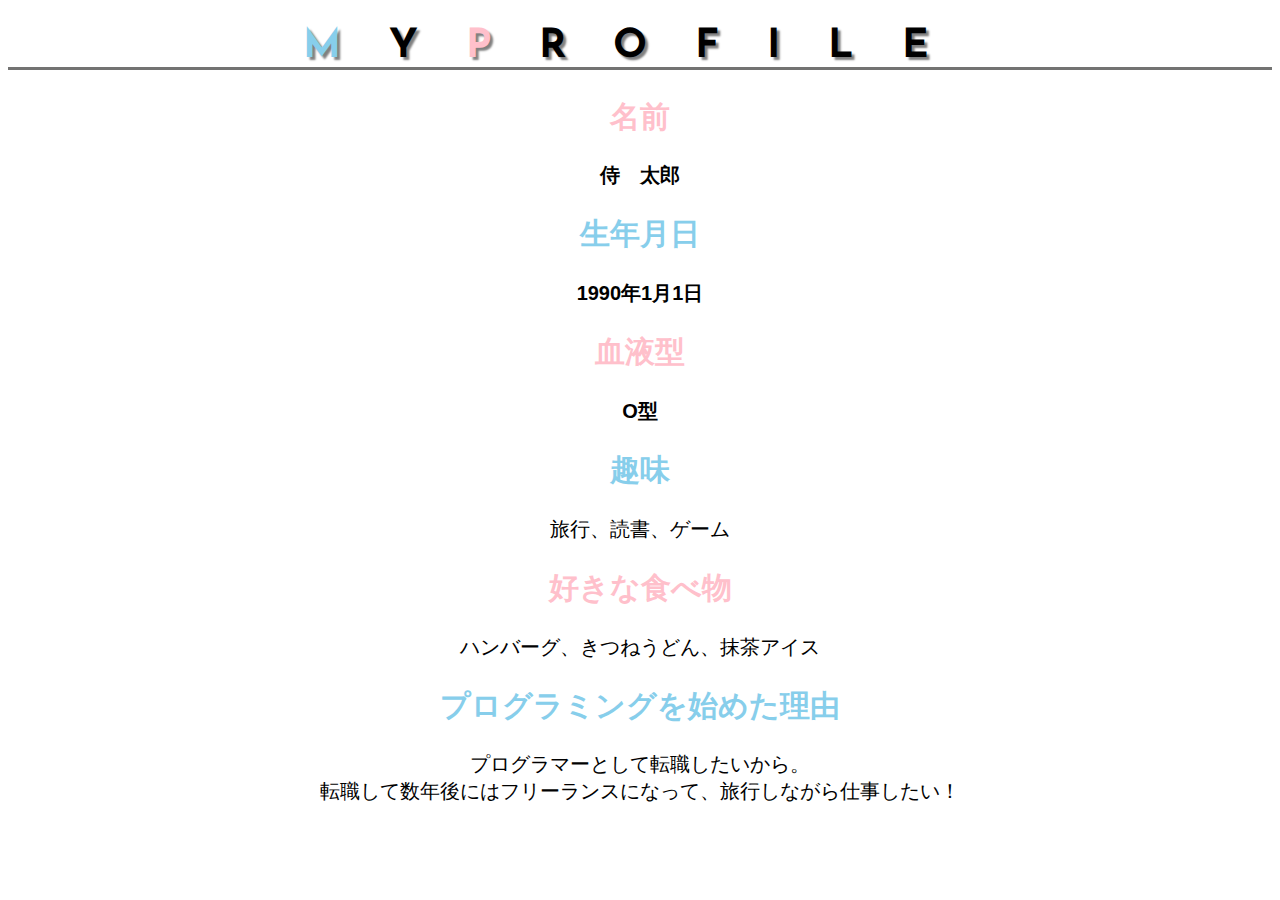
<file: kadai_014/kadai_014.html>
<!DOCTYPE html>
<html>
  <head>
    <title>14章課題</title>
    <meta name="description" content="このページは14章の課題です。">
    <meta charset="UTF-8">
    <link rel="preconnect" href="https://fonts.googleapis.com">
    <link rel="preconnect" href="https://fonts.gstatic.com" crossorigin>
    <link href="https://fonts.googleapis.com/css2?family=Josefin+Sans:ital,wght@0,100..700;1,100..700&display=swap" rel="stylesheet">
    <link rel="stylesheet" href="style.css">
  </head>
  <body>
    <h1 class="text-black text-center"><span class="text-skyblue">M</span>Y<span class="text-pink">P</span>ROFILE</h1>
    <div id="basic">
      <h2 class="text-pink text-center">名前</h2>
      <p class="text-black text-center">侍　太郎</p>
      <h2 class="text-skyblue text-center">生年月日</h2>
      <p class="text-black text-center">1990年1月1日</p>
      <h2 class="text-pink text-center">血液型</h2>
      <p class="text-center">O型</p>
    </div>
    <h2 class="text-skyblue text-center">趣味</h2>
    <p class="text-center">旅行、読書、ゲーム</p>
    <h2 class="text-pink text-center">好きな食べ物</h2>
    <p class="text-center">ハンバーグ、きつねうどん、抹茶アイス
    </p>
    <h2 class="text-skyblue text-center">プログラミングを始めた理由</h2>
    <p class="text-center">プログラマーとして転職したいから。<br>
      転職して数年後にはフリーランスになって、旅行しながら仕事したい！</p>
  </body>
</html>
</file>
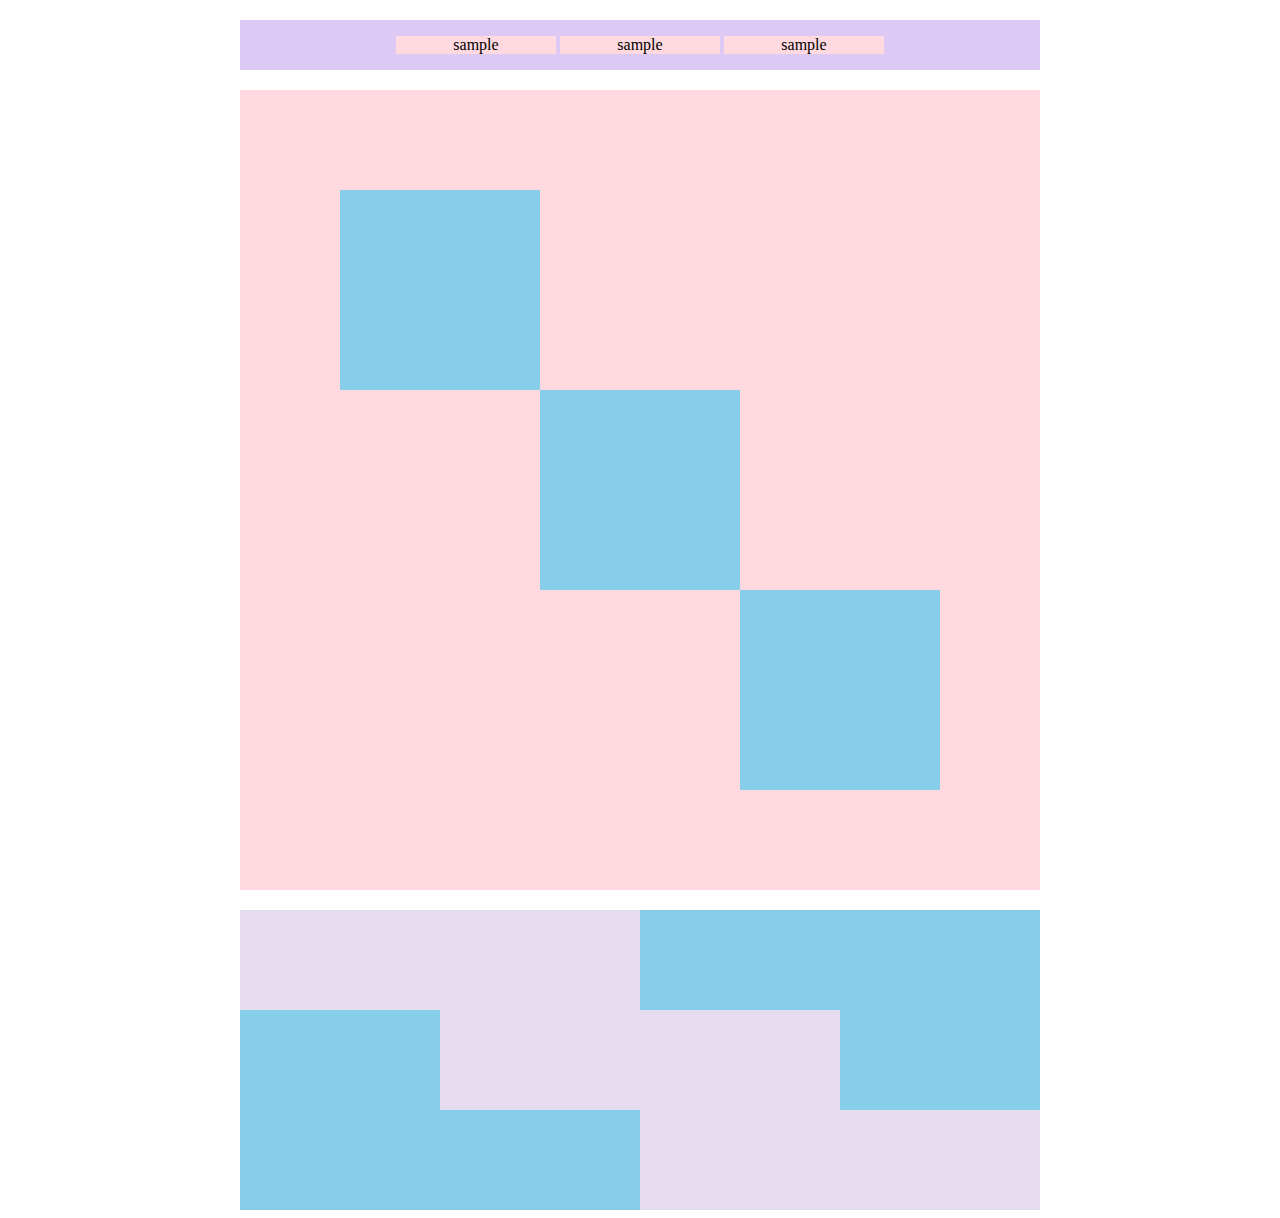
<file: kadai_018/kadai_018.html>
<!DOCTYPE html>
<html>
  <head>
    <title>18章課題</title>
    <meta name="description" content="このページは18章の課題です。">
    <meta charset="UTF-8">
    <link rel="stylesheet" href="style.css">
  </head>
  <body>
    <div id="top">
      <p class="top-child">sample</p>
      <p class="top-child">sample</p>
      <p class="top-child">sample</p>
    </div>
    <div id="middle">
      <div id="middle-child01"></div>
      <div id="middle-child02"></div>
      <div id="middle-child03"></div>
    </div>
    <div id="bottom">
      <div id="bottom-child01"></div>
      <div id="bottom-child02"></div>
      <div id="bottom-child03"></div>
    </div>
  </body>
</file>
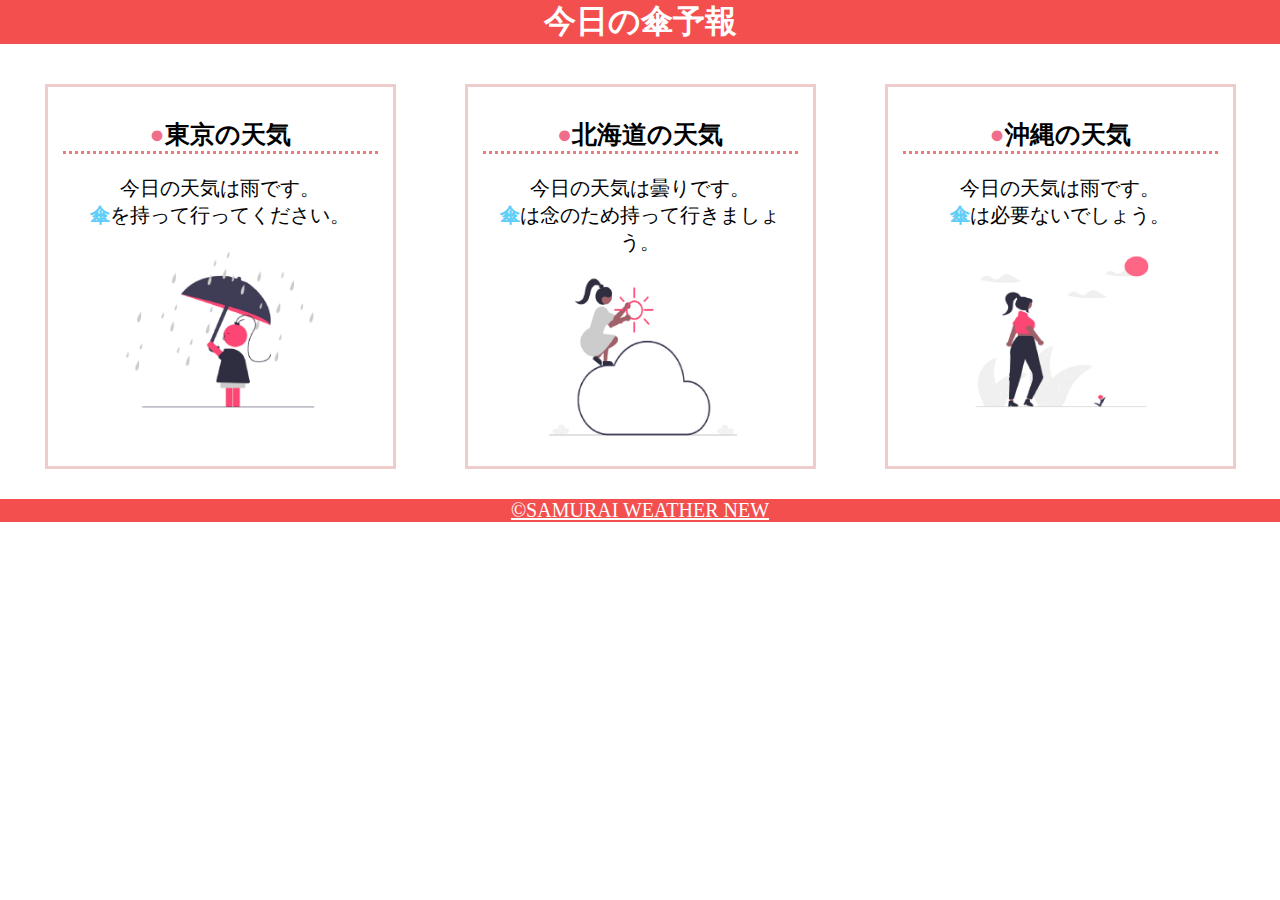
<file: kadai_022/kadai_022.html>
<!DOCTYPE html>
<html lang="ja">
  <head>
    <title>22章課題</title>
    <meta charset="UTF-8">
    <meta name="viewport" content="width=device-width, initial-scale=1.0">
    <meta name="description"
    content="このページは22章の課題です。 ">
    <link rel="stylesheet" href="style.css">
  </head>
  <body>
    <header>
      <h1>今日の傘予報</h1>
    </header>
    <main>
        <div id="parent">
          <div class="contents">
            <h2>東京の天気</h2>
            <p>今日の天気は雨です。</p>
            <p>傘を持って行ってください。</p>
            <img src="images/rainy.png" alt="雨の画像">
          </div>
          <div class="contents">
            <h2>北海道の天気</h2>
            <p>今日の天気は曇りです。</p>
            <p>傘は念のため持って行きましょう。</p>
            <img src="images/cloudy.png" alt="雲の画像">
          </div>
          <div class="contents">
            <h2>沖縄の天気</h2>
            <p>今日の天気は雨です。</p>
            <p>傘は必要ないでしょう。</p>
            <img src="images/sunny.png" alt="雨の画像">
          </div>
        </div>
    </main>
      <footer>
        <a href="https://www.sejuku.net/corp/">&copy;SAMURAI WEATHER NEW</a>
      </footer>
  </body>
</html>
</file>
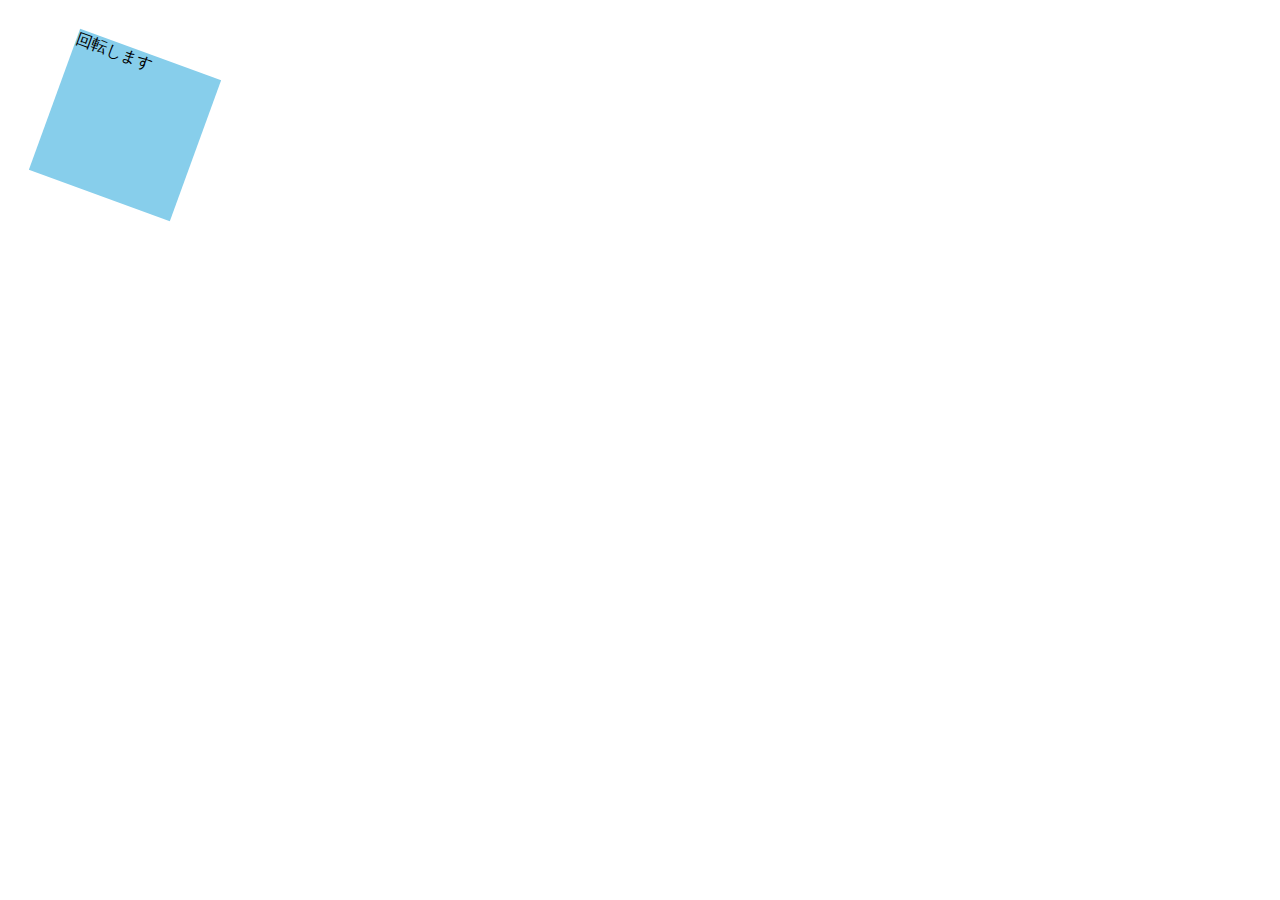
<file: kadai_mdn_css/mdn.html>
<!DOCTYPE html>
<html>

<head>
    <style>
        div {
            position: absolute;
            left: 50px;
            top: 50px;
            width: 150px;
            height: 150px;
            background-color: skyblue;
            transform: rotate(20deg);
        }
    </style>
</head>

<body>
    <div>
        回転します
    </div>

</body>

</html>
</file>
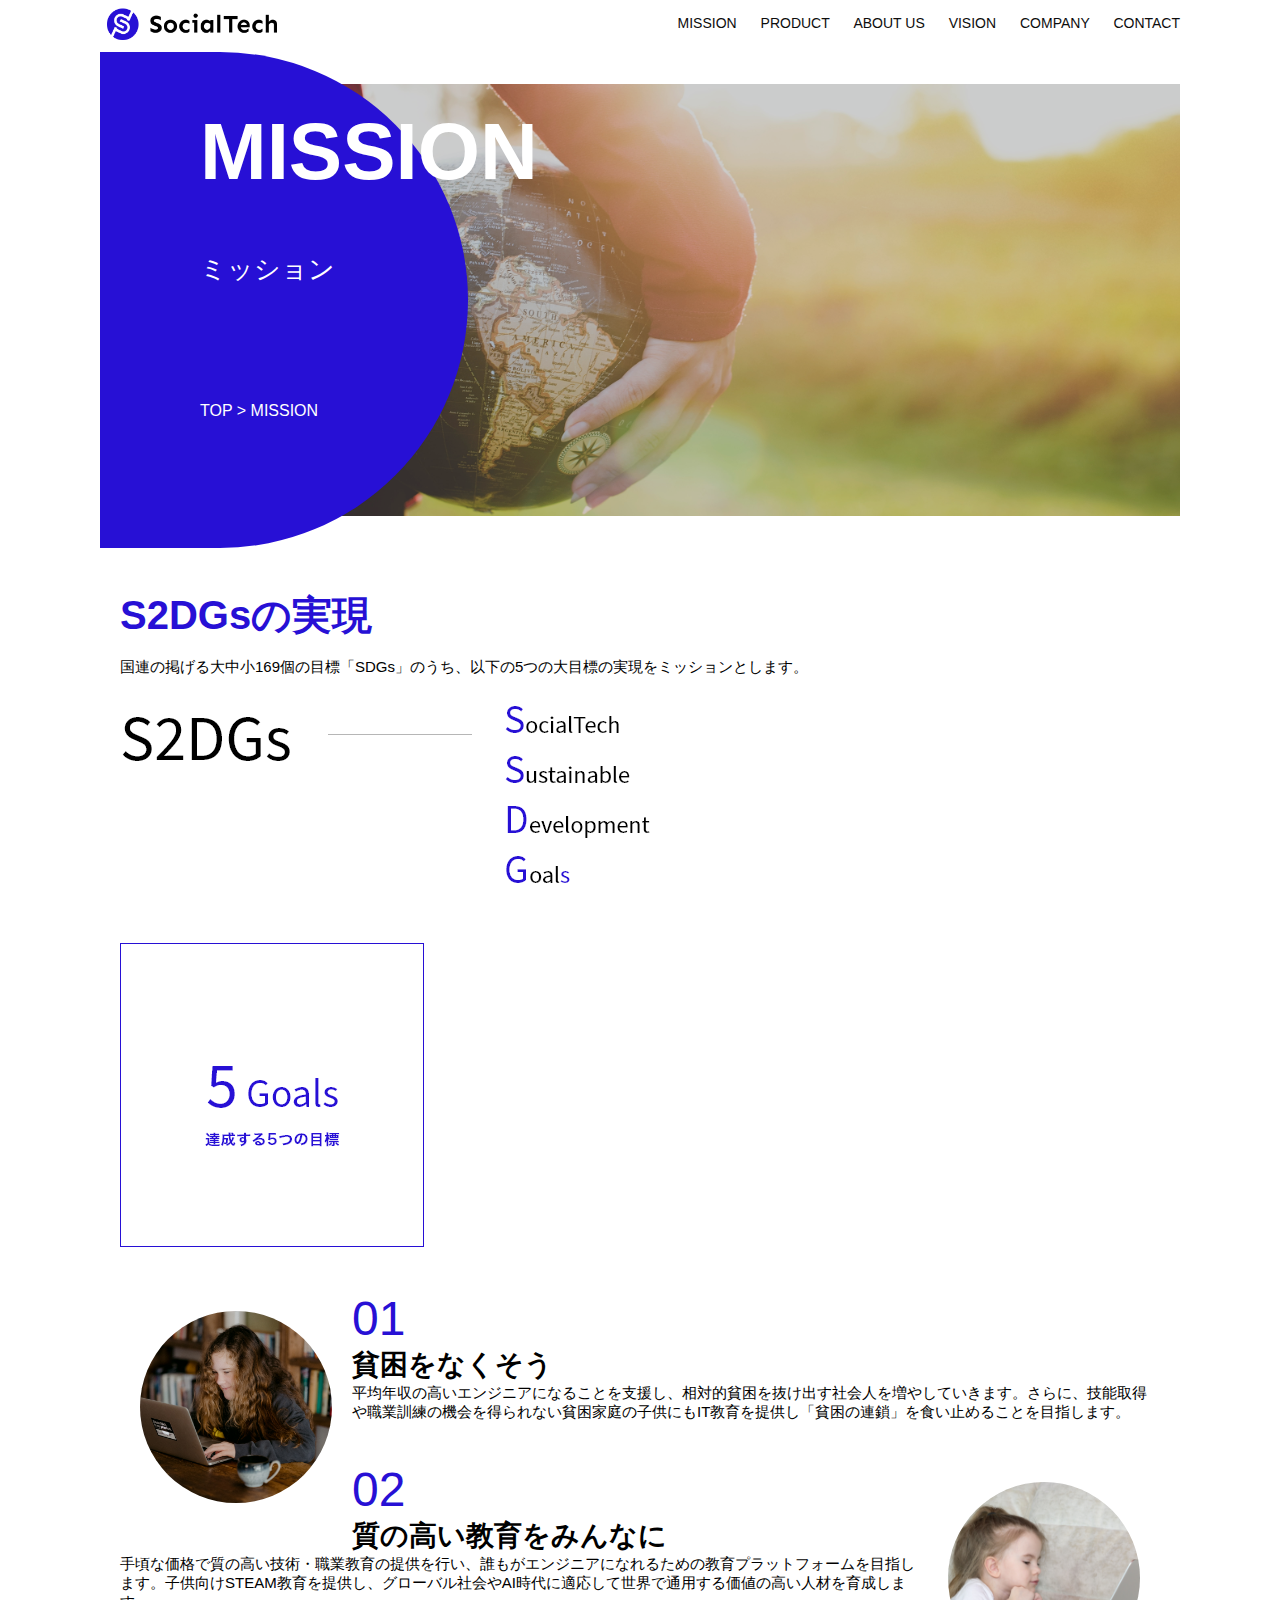
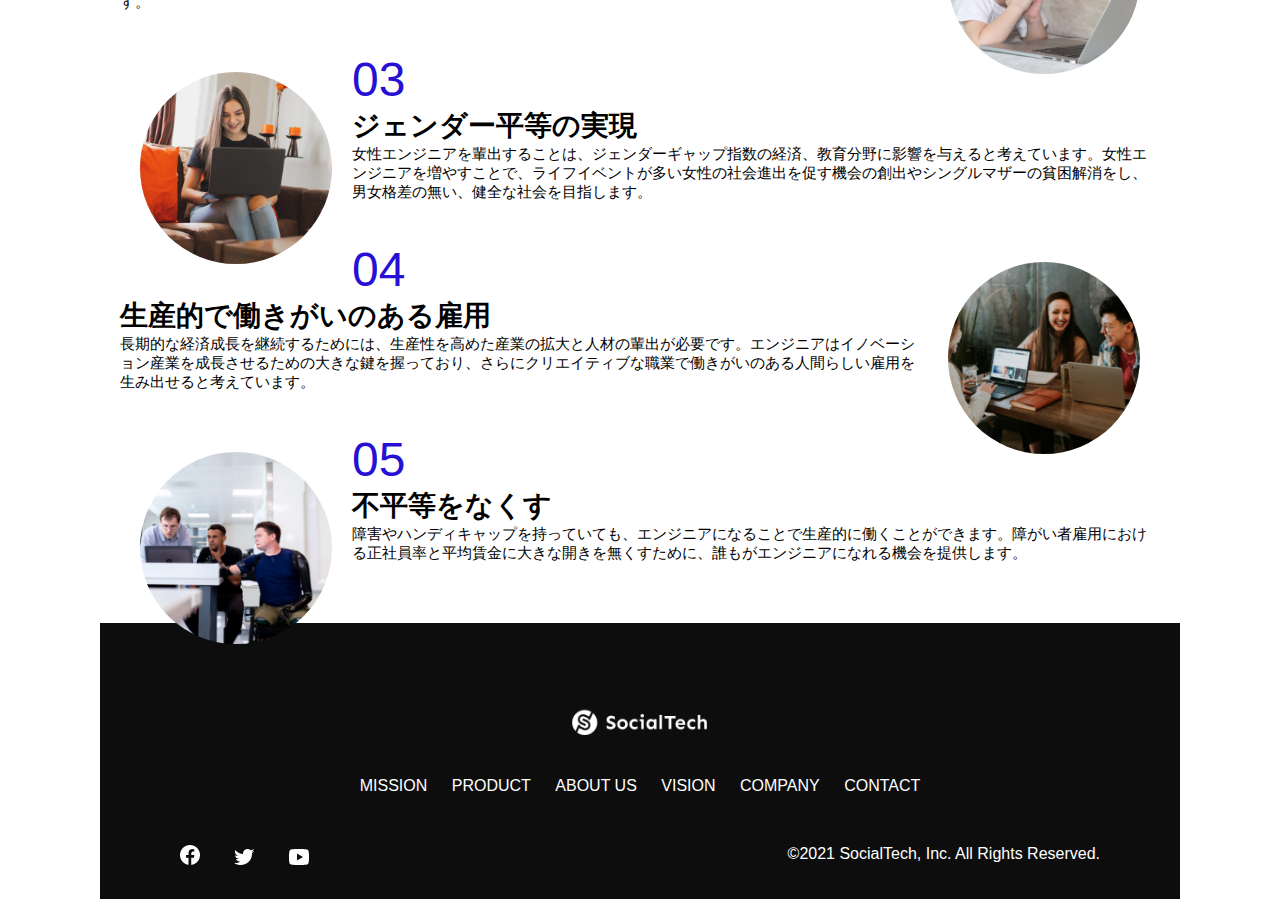
<file: socialtech/mission.html>
<!DOCTYPE html>
  <html>
  <head>
    <title>SocialTech - MISSION ミッション -</title>
    <meta charset="UTF-8">
    <meta name="description" content="SocialTechが目指す5つの目標（S2DGs）を紹介します">
    <meta name="viewport" content="width=device-width, initial-scale=1.0">
    <link rel="stylesheet" href="style.css">
  </head>
 
  <body>
    <!-- ヘッダー -->
    <header>
      <!-- ロゴ -->
      <a href="index.html" id="logo"><img src="images/logo.png" alt="トップページに戻る"></a>
  
      <!-- PC用ナビゲーション -->
      <nav id="nav-pc">
        <a href="mission.html">MISSION</a>
        <a href="product.html">PRODUCT</a>
        <a href="index.html#aboutus">ABOUT US</a>
        <a href="index.html#vision">VISION</a>
        <a href="index.html#company">COMPANY</a>
        <a href="index.html#contact">CONTACT</a>
      </nav>
  
      <!-- スマホ用メニューボタン -->
      <img id="menu-sp" src="images/button-menu.png" alt="ナビゲーションを開く" onclick="document.getElementById('nav-sp').style.display = 'block'">
  
      <!-- スマホ用ナビゲーション -->
      <nav id="nav-sp">
        <img id="close" src="images/button-close.png" alt="ナビゲーションを閉じる" onclick="document.getElementById('nav-sp').style.display = 'none'">
        <a id="logo-sp" href="index.html" onclick="document.getElementById('nav-sp').style.display = 'none'"><img
            src="images/logo-sp.png" alt="トップページに戻る"></a>
        <a class="menu" href="mission.html" onclick="document.getElementById('nav-sp').style.display = 'none'">MISSION</a>
        <a class="menu" href="product.html" onclick="document.getElementById('nav-sp').style.display = 'none'">PRODUCT</a>
        <a class="menu" href="index.html#aboutus" onclick="document.getElementById('nav-sp').style.display = 'none'">ABOUT
          US</a>
        <a class="menu" href="index.html#vision"
          onclick="document.getElementById('nav-sp').style.display = 'none'">VISION</a>
        <a class="menu" href="index.html#company"
          onclick="document.getElementById('nav-sp').style.display = 'none'">COMPANY</a>
        <a class="menu" href="index.html#contact"
          onclick="document.getElementById('nav-sp').style.display = 'none'">CONTACT</a>
        <div id="sns">
          <a href="https://www.facebook.com/sejuku2013"><img src="images/button-facebook.png" alt="Facebookのリンク"></a>
          <a href="https://twitter.com/samuraijuku"><img src="images/button-twitter.png" alt="Twitterのリンク"></a>
          <a href="https://www.youtube.com/channel/UCCFOQO5aDK0xXam4cUQXT8g"><img src="images/button-youtube.png" alt="YouTubeのリンク"></a>
        </div>
      </nav>
    </header>
    <main>
      <article>
        <section id="mission-main">
          <div id="mission-title">
            <h1>MISSION</h1>
            <span>ミッション</span>
            <div>TOP > MISSION</div>
          </div>
        </section>
        <section id="mission-s2dgs">
          <h2 class="mission-h2">S2DGsの実現</h2>
          <p>国連の掲げる大中小169個の目標「SDGs」のうち、以下の5つの大目標の実現をミッションとします。</p>
          <img src="images/mission/mission-s2dgs.png" alt="S2DGs">
        </section>
        <section id="mission-5goals">
          <div>
            <img id="s2dgs-image" src="images/mission/mission-5goals.png" alt="5Goals">
          </div>
          <div>
            <div>
              <img class="fivegoals-image-left" src="images/mission/mission-5goals01.png" alt="PCを操作する女の子">
              <span class="fivegoals-number">01</span>
              <h3 class="fivegoals-h3">貧困をなくそう</h3>
              <p class="fivegoals-p">
                平均年収の高いエンジニアになることを支援し、相対的貧困を抜け出す社会人を増やしていきます。さらに、技能取得や職業訓練の機会を得られない貧困家庭の子供にもIT教育を提供し「貧困の連鎖」を食い止めることを目指します。
              </p>
            </div>
    
            <div>
              <img class="fivegoals-image-right" src="images/mission/mission-5goals02.png" alt="PCを見つめる小さい女の子">
              <span class="fivegoals-number">02</span>
              <h3 class="fivegoals-h3">質の高い教育をみんなに</h3>
              <p class="fivegoals-p">
                手頃な価格で質の高い技術・職業教育の提供を行い、誰もがエンジニアになれるための教育プラットフォームを目指します。子供向けSTEAM教育を提供し、グローバル社会やAI時代に適応して世界で通用する価値の高い人材を育成します。
              </p>
            </div>
    
            <div>
              <img class="fivegoals-image-left" src="images/mission/mission-5goals03.png" alt="PCを操作する女性">
              <span class="fivegoals-number">03</span>
              <h3 class="fivegoals-h3">ジェンダー平等の実現</h3>
              <p class="fivegoals-p">
                女性エンジニアを輩出することは、ジェンダーギャップ指数の経済、教育分野に影響を与えると考えています。女性エンジニアを増やすことで、ライフイベントが多い女性の社会進出を促す機会の創出やシングルマザーの貧困解消をし、男女格差の無い、健全な社会を目指します。
              </p>
            </div>
    
            <div>
              <img class="fivegoals-image-right" src="images/mission/mission-5goals04.png" alt="笑顔で話し合う3人の男女">
              <span class="fivegoals-number">04</span>
              <h3 class="fivegoals-h3">生産的で働きがいのある雇用</h3>
              <p class="fivegoals-p">
                長期的な経済成長を継続するためには、生産性を高めた産業の拡大と人材の輩出が必要です。エンジニアはイノベーション産業を成長させるための大きな鍵を握っており、さらにクリエイティブな職業で働きがいのある人間らしい雇用を生み出せると考えています。
              </p>
            </div>
            <div>
              <img class="fivegoals-image-left" src="images/mission/mission-5goals05.png" alt="障害を持つ男性が生き生きと働く様子">
              <span class="fivegoals-number">05</span>
              <h3 class="fivegoals-h3">不平等をなくす</h3>
              <p class="fivegoals-p">
                障害やハンディキャップを持っていても、エンジニアになることで生産的に働くことができます。障がい者雇用における正社員率と平均賃金に大きな開きを無くすために、誰もがエンジニアになれる機会を提供します。
              </p>
            </div>
          </div>
        </section>
      </article>
      <footer>
        <div id="footer-logo">
          <img src="images/logo-sp.png" alt="SocialTech">
        </div>
        <div id="footer-link">
          <a href="mission.html">MISSION</a>
          <a href="product.html">PRODUCT</a>
          <a href="index.html#aboutus">ABOUT US</a>
          <a href="index.html#vision">VISION</a>
          <a href="index.html#company">COMPANY</a>
          <a href="index.html#contact">CONTACT</a>
        </div>
        <div id="sns-footer">
          <a href="https://www.facebook.com/sejuku2013"><img src="images/button-facebook.png" alt="Facebookのリンク"></a>
          <a href="https://twitter.com/samuraijuku"><img src="images/button-twitter.png" alt="Twitterのリンク"></a>
          <a href="https://www.youtube.com/channel/UCCFOQO5aDK0xXam4cUQXT8g"><img src="images/button-youtube.png" alt="YouTubeのリンク"></a>
          <span id="copyright">&copy;2021 SocialTech, Inc. All Rights Reserved. </span>
        </div></footer>
      </main>
    </body>
   
    </html>
</file>
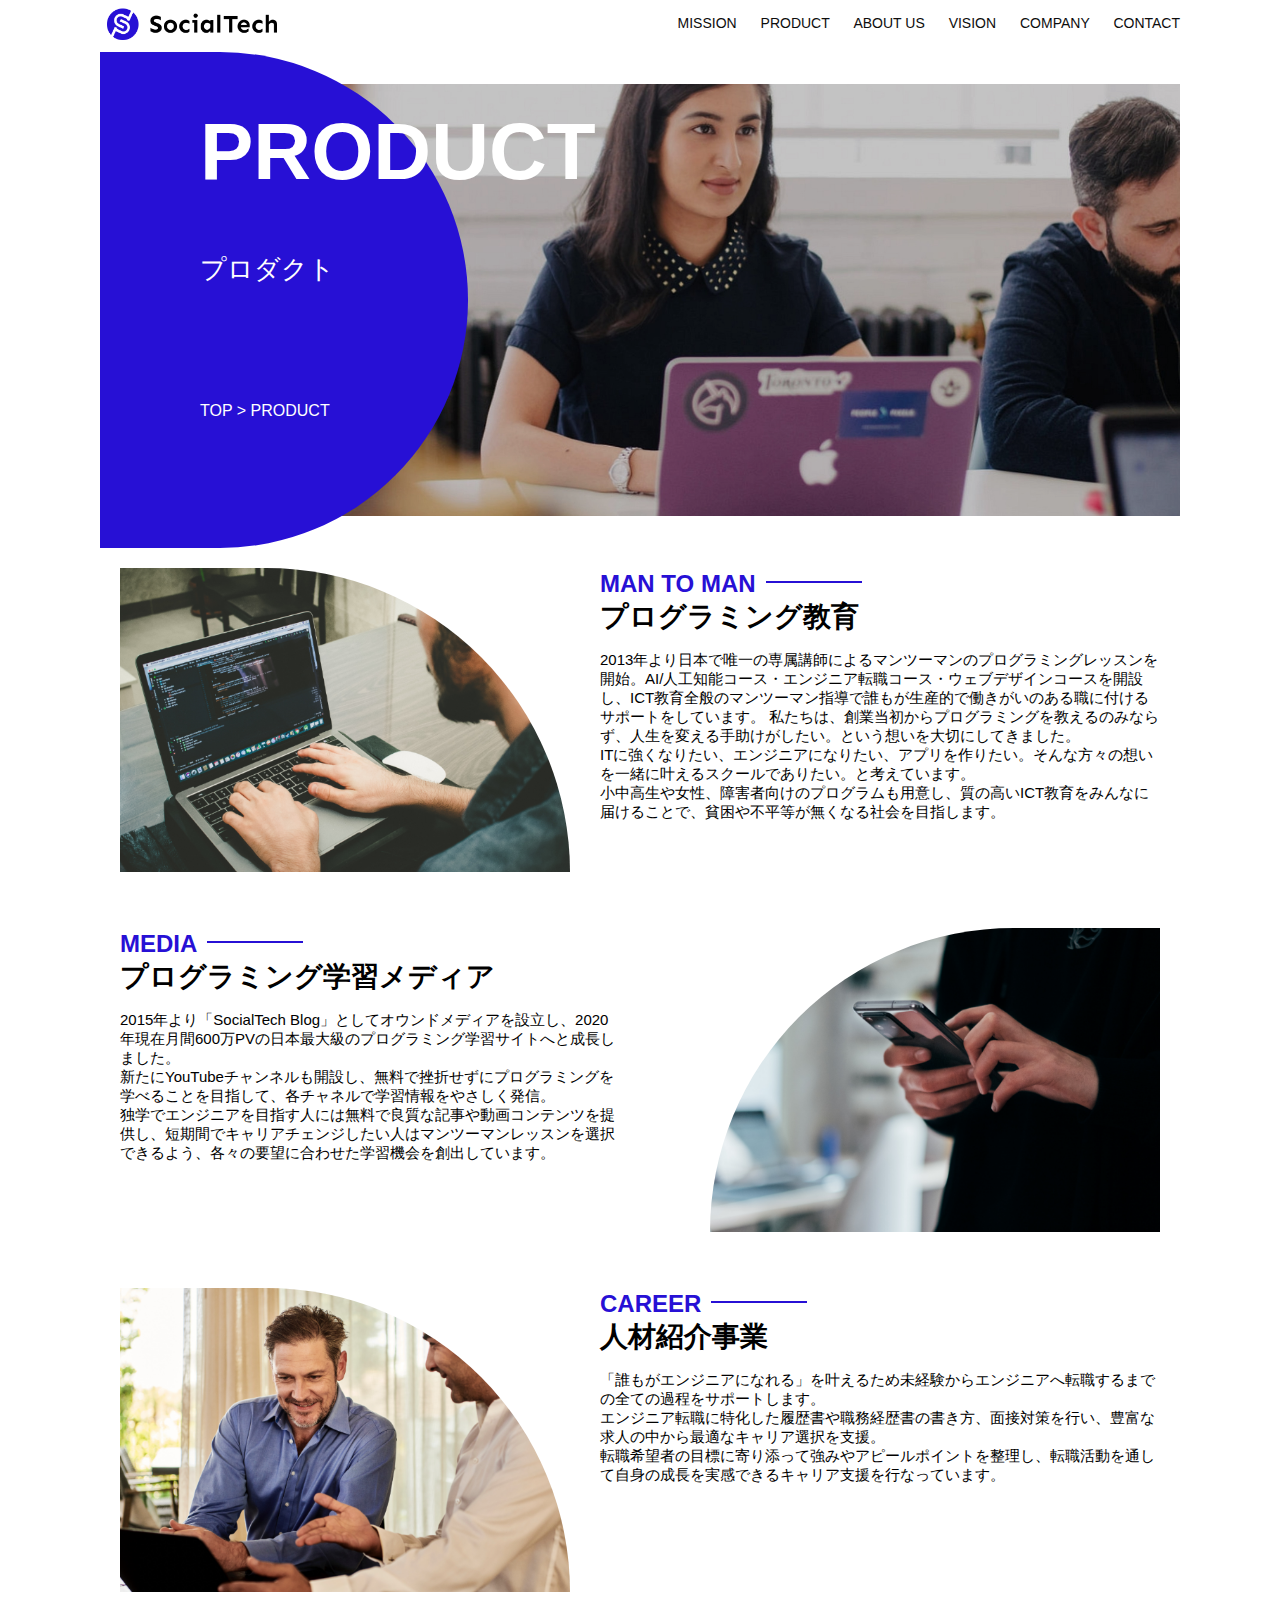
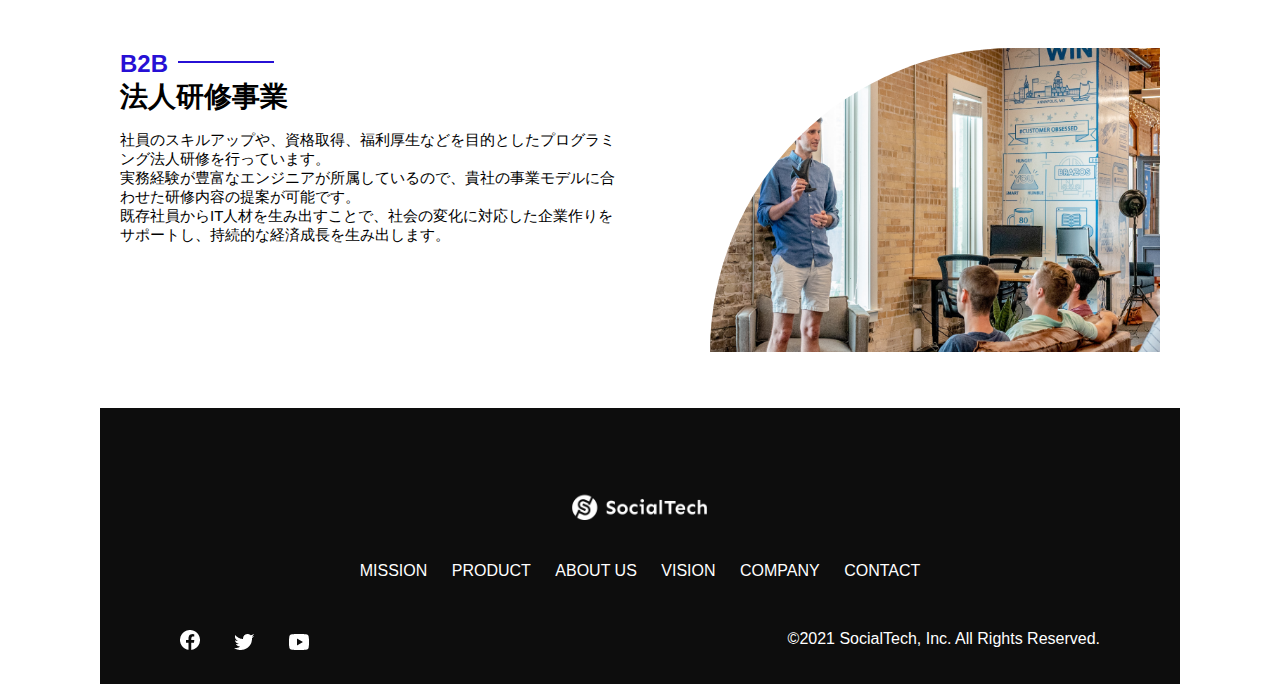
<file: socialtech/product.html>
<!DOCTYPE html>
  <html>
  <head>
    <title>SocialTech -PRODUCT プロダクト-</title>
    <meta charset="UTF-8">
    <meta name="description" content="SocialTechの4つのプロダクトを紹介します">
    <meta name="viewport" content="width=device-width, initial-scale=1.0">
    <link rel="stylesheet" href="style.css">
  </head>
  
  <body>
    <!-- ヘッダー -->
    <header>
      <!-- ロゴ -->
      <a href="index.html" id="logo"><img src="images/logo.png" alt="トップページに戻る"></a>
  
      <!-- PC用ナビゲーション -->
      <nav id="nav-pc">
        <a href="mission.html">MISSION</a>
        <a href="product.html">PRODUCT</a>
        <a href="index.html#aboutus">ABOUT US</a>
        <a href="index.html#vision">VISION</a>
        <a href="index.html#company">COMPANY</a>
        <a href="index.html#contact">CONTACT</a>
      </nav>
  
      <!-- スマホ用メニューボタン -->
      <img id="menu-sp" src="images/button-menu.png" alt="ナビゲーションを開く" onclick="document.getElementById('nav-sp').style.display = 'block'">
  
      <!-- スマホ用ナビゲーション -->
      <nav id="nav-sp">
        <img id="close" src="images/button-close.png" alt="ナビゲーションを閉じる" onclick="document.getElementById('nav-sp').style.display = 'none'">
        <a id="logo-sp" href="index.html" onclick="document.getElementById('nav-sp').style.display = 'none'"><img
            src="images/logo-sp.png" alt="トップページに戻る"></a>
        <a class="menu" href="mission.html" onclick="document.getElementById('nav-sp').style.display = 'none'">MISSION</a>
        <a class="menu" href="product.html" onclick="document.getElementById('nav-sp').style.display = 'none'">PRODUCT</a>
        <a class="menu" href="index.html#aboutus" onclick="document.getElementById('nav-sp').style.display = 'none'">ABOUT
          US</a>
        <a class="menu" href="index.html#vision"
          onclick="document.getElementById('nav-sp').style.display = 'none'">VISION</a>
        <a class="menu" href="index.html#company"
          onclick="document.getElementById('nav-sp').style.display = 'none'">COMPANY</a>
        <a class="menu" href="index.html#contact"
          onclick="document.getElementById('nav-sp').style.display = 'none'">CONTACT</a>
        <div id="sns">
          <a href="https://www.facebook.com/sejuku2013"><img src="images/button-facebook.png" alt="Facebookのリンク"></a>
          <a href="https://twitter.com/samuraijuku"><img src="images/button-twitter.png" alt="Twitterのリンク"></a>
          <a href="https://www.youtube.com/channel/UCCFOQO5aDK0xXam4cUQXT8g"><img src="images/button-youtube.png" alt="YouTubeのリンク"></a>
        </div>
      </nav>
    </header>
    <main>
      <article>
        <section id="product-main">
          <div id="product-title">
            <h1>PRODUCT</h1>
            <span>プロダクト</span>
            <div>TOP > PRODUCT</div>
          </div>
        </section>
        <section class="product-section1">
          <img src="images/product/product-mantoman.png" alt="PCでコードを書く男性">
          <div>
            <h2 class="product-h2">MAN TO MAN</h2>
            <h3 class="product-h3">プログラミング教育</h3>
            <p>
              2013年より日本で唯一の専属講師によるマンツーマンのプログラミングレッスンを開始。AI/人工知能コース・エンジニア転職コース・ウェブデザインコースを開設し、ICT教育全般のマンツーマン指導で誰もが生産的で働きがいのある職に付けるサポートをしています。
              私たちは、創業当初からプログラミングを教えるのみならず、人生を変える手助けがしたい。という想いを大切にしてきました。<br>ITに強くなりたい、エンジニアになりたい、アプリを作りたい。そんな方々の想いを一緒に叶えるスクールでありたい。と考えています。<br>小中高生や女性、障害者向けのプログラムも用意し、質の高いICT教育をみんなに届けることで、貧困や不平等が無くなる社会を目指します。
            </p>
          </div>
        </section>
        <section class="product-section2">
          <div>
            <h2 class="product-h2">MEDIA</h2>
            <h3 class="product-h3">プログラミング学習メディア</h3>
            <p>2015年より「SocialTech
              Blog」としてオウンドメディアを設立し、2020年現在月間600万PVの日本最大級のプログラミング学習サイトへと成長しました。<br>新たにYouTubeチャンネルも開設し、無料で挫折せずにプログラミングを学べることを目指して、各チャネルで学習情報をやさしく発信。<br>独学でエンジニアを目指す人には無料で良質な記事や動画コンテンツを提供し、短期間でキャリアチェンジしたい人はマンツーマンレッスンを選択できるよう、各々の要望に合わせた学習機会を創出しています。
            </p>
          </div>
          <img src="images/product/product-media.png" alt="スマートフォンを操作する人">
        </section>
        <section class="product-section1">
          <img src="images/product/product-career.png" alt="笑顔で話し合う2人の男性">
          <div>
            <h2 class="product-h2">CAREER</h2>
            <h3 class="product-h3">人材紹介事業</h3>
            <p>
              「誰もがエンジニアになれる」を叶えるため未経験からエンジニアへ転職するまでの全ての過程をサポートします。<br>エンジニア転職に特化した履歴書や職務経歴書の書き方、面接対策を行い、豊富な求人の中から最適なキャリア選択を支援。<br>転職希望者の目標に寄り添って強みやアピールポイントを整理し、転職活動を通して自身の成長を実感できるキャリア支援を行なっています。<br>
            </p>
          </div>
        </section>
        <section class="product-section2">
          <div>
            <h2 class="product-h2">B2B</h2>
            <h3 class="product-h3">法人研修事業</h3>
            <p>社員のスキルアップや、資格取得、福利厚生などを目的としたプログラミング法人研修を行っています。<br>実務経験が豊富なエンジニアが所属しているので、貴社の事業モデルに合わせた研修内容の提案が可能です。<br>既存社員からIT人材を生み出すことで、社会の変化に対応した企業作りをサポートし、持続的な経済成長を生み出します。
            </p>
          </div>
          <img src="images/product/product-b2b.png" alt="講演中の男性とそれを聴く人々">
        </section>
      </article>
      <footer>
        <div id="footer-logo">
          <img src="images/logo-sp.png" alt="SocialTech">
        </div>
        <div id="footer-link">
          <a href="mission.html">MISSION</a>
          <a href="product.html">PRODUCT</a>
          <a href="index.html#aboutus">ABOUT US</a>
          <a href="index.html#vision">VISION</a>
          <a href="index.html#company">COMPANY</a>
          <a href="index.html#contact">CONTACT</a>
        </div>
        <div id="sns-footer">
          <a href="https://www.facebook.com/sejuku2013"><img src="images/button-facebook.png" alt="Facebookのリンク"></a>
          <a href="https://twitter.com/samuraijuku"><img src="images/button-twitter.png" alt="Twitterのリンク"></a>
          <a href="https://www.youtube.com/channel/UCCFOQO5aDK0xXam4cUQXT8g"><img src="images/button-youtube.png" alt="YouTubeのリンク"></a>
          <span id="copyright">&copy;2021 SocialTech, Inc. All Rights Reserved. </span>
        </div>
      </footer>
    </main>
  </body>
  
  </html>
</file>
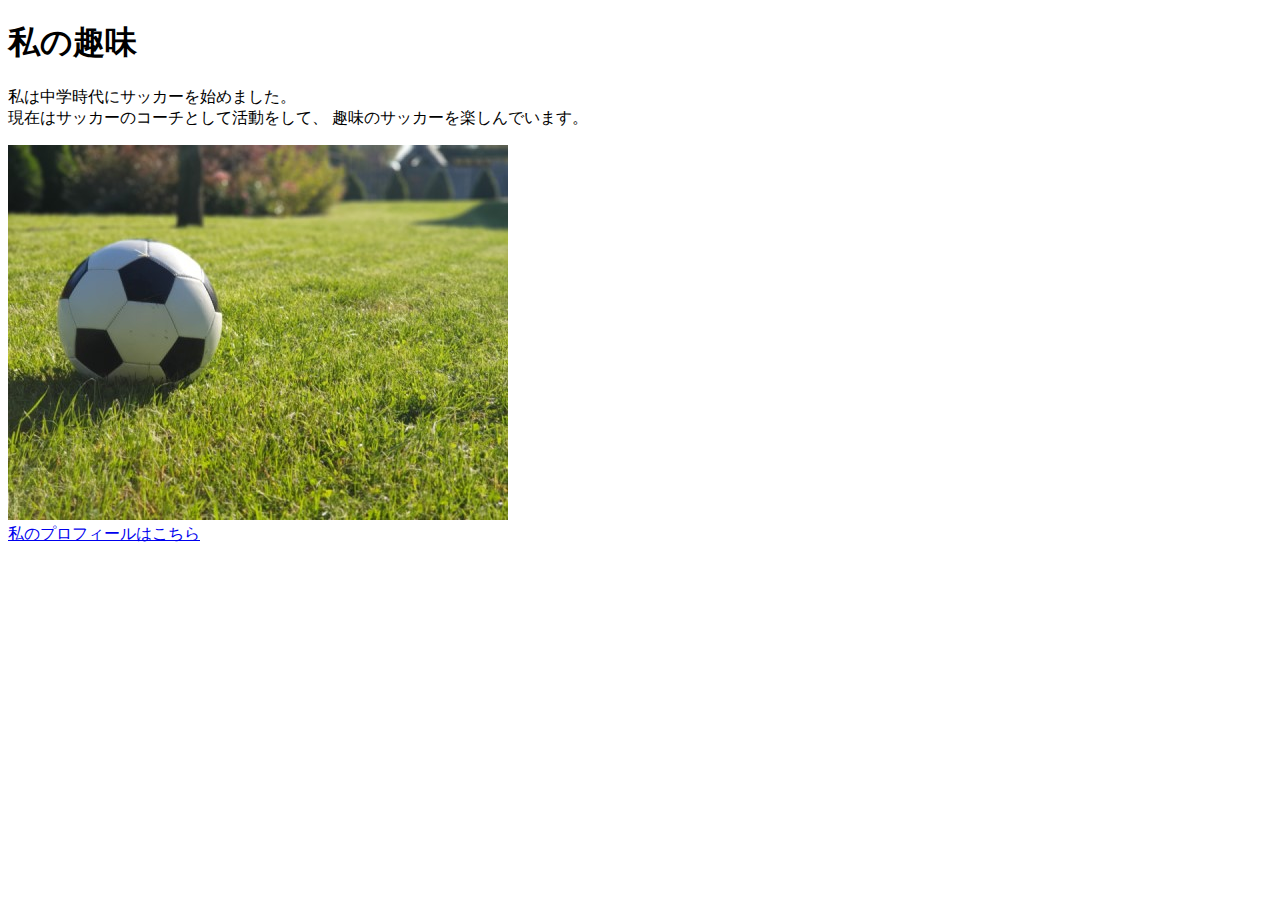
<file: kadai_005/html/kadai_005.html>
<!DOCTYPE html>
 <html>
  <head>                                                               
    <title>5章課題</title>                                             
    <meta name="description" content="このページは5章の課題です。">               
    <meta charset="utf-8">                                            
  </head>                                                              
  <body>                                                               
    <header>                                                             
      <h1>私の趣味</h1>                                                   
    </header>                                                            
      <main>                                                               
        <p>私は中学時代にサッカーを始めました。<br>現在はサッカーのコーチとして活動をして、
        趣味のサッカーを楽しんでいます。</p>                                           
      </main>          
      <img src="../images/sample.jpg"> <br>   
      <a href="https://twitter.com/samuraijuku">私のプロフィールはこちら</a>                                                
  </body>
</file>
<file: kadai_012/style.css>
/* PC、スマホ共通スタイル */
body {
  font-family: "Source Sans Pro", "Hiragino Kaku Gothic ProN", Meiryo, Arial,
    sans-serif;
}

p {
  font-size: 15px;
}

/*================
PC用のスタイル 
=================*/
/* 横幅設定 */
body {
  max-width: 1080px;
  min-width: 960px;
  margin: 0 auto 0 auto;
}

/* ヘッダー */
header {
  display: flex;
  justify-content: space-between;
}

/* ナビゲーションのレイアウト */
#nav-pc {
  text-align: right;
  font-size: 14px;
  padding-top: 15px;
}

/* ナビゲーションのリンクの装飾設定 */
#nav-pc>a {
  text-decoration: none;
  margin-left: 20px;
}

#nav-pc>a:link {
  color: #0d0d0d;
}

#nav-pc>a:visited {
  color: #0d0d0d;
}

#nav-pc>a:hover {
  color: #0d0d0d;
  text-decoration: underline;
}

#nav-pc>a:active {
  color: #0d0d0d;
}

/* メインビジュアル*/
#main-visual {
  position: relative;
  height: 400px;
}

#main-message {
  position: absolute;
  top: 0;
  left: 0;
  background-color: #2710d5;
  color: #ffffff;
  border-radius: 0 0 476px 0;
  max-width: 620px;
  height: 100%;
  width: 100%;
  z-index: 11;
}

#main-message>h1 {
  font-size: 60px;
  font-weight: bold;
  margin: 100px 0 0 50px;
}

#main-message>p {
  font-size: 28px;
  margin: 0 0 0 50px;
}

#main-visual>img {
  max-width: 620px;
  border-radius: 476px 0 0 0;
  position: absolute;
  top: 0;
  right: 0;
  z-index: 10;
}

/* 見出し */
h2 {
  margin: 40px 0 0 0;
}

h2::after {
  content: url("images/line.png");
  margin-left: 10px;
}

h3 {
  font-size: 27px;
}

/* ミッション */
#mission {
  margin: 80px auto 80px auto;
  width: 100%;
}

#mission-flex {
  width: 100%;
  display: flex;
}

#mission-flex>div {
  width: 50%;
  margin: 20px;
}

#mission-photo {
  width: 100%;
}

#s2dgs {
  margin-top: 50px;
}

/* プロダクト */
#product {
  background-color: #fafafa;
  width: 100%;
  margin: 80px 0 80px 0;
  padding: 10px 40px 0px 40px;
}

/* 外枠 */
#product>div {
  margin-top: 40px;
  display: flex;
}

/* 左のカラム */
#product-left {
  width: 50%;
  margin-right: 20px;
}

/* 右のカラム */
#product-right {
  width: 50%;
  margin-left: 20px;
  margin-top: 80px;
}

/* 画像＋説明の枠 */
#product-left>div {
  position: relative;
  height: 480px;
  margin-right: 20px;
}

#product-right>div {
  position: relative;
  height: 480px;
  margin-left: 20px;
}

/* 画像 */
.product-photo {
  width: 100%;
}

/* 説明文の枠 */
.product-explain {
  background-color: #ffffff;
  position: absolute;
  left: 0;
  top: 280px;
  margin: 0 40px 0 40px;
  padding: 20px;
  box-shadow: 5px 5px 10px rgba(0, 0, 0, 0.05);
}

/* 説明文の英語 */
.product-explain>span {
  color: #2710d5;
  font-weight: bold;
  font-size: 16px;
  margin: 0;
}

/* 説明文の見出し */
.product-explain>h3 {
  margin: 5px 0 5px 0;
}

/* 説明文 */
.product-explain>p {
  margin: 0;
}

/* 「もっとみる」ボタン */
#product-more {
  margin: 0 auto -42px auto;
}

/* ABOUT US */
#aboutus {
  margin: 80px auto 80px auto;
}

/* 3つの組織文化と画像を入れる枠 */
#aboutus>div {
  display: flex;
}

/* 画像 */
.culture-img {
  width: 100%;
  align-self: flex-start;
}

.culture-img2 {
  margin-top: 50px;
  width: 100%;
}

/* 3つの組織文化の表 */
.culture-table {
  max-width: 500px;
  margin-right: 50px;
}

/* 番号 */
.culture-num {
  font-size: 80px;
  color: #2710d5;
  margin: 0 20px 0 0;
}

/* 組織文化英語 */
.culture-en {
  color: #2710d5;
  font-weight: bold;
  font-size: 24px;
  display: block;
}

/* 組織文化日本語 */
.culture-jp {
  font-size: 28px;
  font-weight: bold;
}

/* 説明文 */
.culture-description {
  margin: 0;
}

/* ビジョン */
#vision {
  margin: 80px auto 80px auto;
}

/* セクション内の外枠 */
#vision>div {
  width: 100%;
  display: flex;
  justify-content: space-between;
  flex-wrap: wrap;
}

/* 7つの行動指針の枠 */
.vision-box {
  width: 300px;
  height: 300px;
  margin-bottom: 30px;
  position: relative;
}

.vision-box>img {
  width: 100%;
  height: auto;
  position: absolute;
  top: 0;
  left: 0;
  z-index: 30;
}

.vision-box>span {
  position: absolute;
  top: 0;
  left: 0;
  z-index: 31;
  margin-right: 20px;
}

.vision-box>span>h4 {
  color: #2710d5;
  font-size: 19px;
  margin: 80px 0 0 0;
}

.vision-box>span>h4::first-letter {
  font-size: 40px;
}

.vision-box>span>h5 {
  font-size: 20px;
  margin: 0 0 0 0;
}

.vision-box>span>p {
  margin: 10px 0 0 0;
}
/* 導入企業 */
#cases{
  margin: 40px auto 40px auto;
  width: 100%;
}
ul {
  display: flex;
  list-style-type: none; 
  padding: 0;
}
.case-card{
  width: 33%; 
  margin-right: 20px; 
}
li:last-child {
  margin-right: 0;
}
.case-card{
  background-color: #ffffff;
  min-height: 400px;
  box-shadow: 5px 5px 15px rgba(0, 0, 0, 0.2);
  font-size: 14px;
  margin-right: 20px;
}
.case-card img{
  width: 100%; 
}
.case-info {
  padding: 10px 20px; 
}

.case-name {
  color: #2710d5; 
  font-size: 19px;
}

.case-content {
  font-size: 14px; 
}
/* 会社概要 */
#company {
  margin: 80px auto 80px auto;
}

#company-table {
  width: 100%;
}

.tableheader {
  text-align: left;
  padding: 20px;
  border-bottom-color: #2710d5;
  border-bottom-width: 1px;
  border-bottom-style: solid;
  width: 100px;
}

.tableheader-first {
  text-align: left;
  padding: 20px;
  border-bottom-color: #2710d5;
  border-bottom-width: 1px;
  border-bottom-style: solid;
  border-top-color: #2710d5;
  border-top-width: 1px;
  border-top-style: solid;
  width: 100px;
}

.cell {
  padding: 30px;
  border-bottom-color: #ececec;
  border-bottom-width: 1px;
  border-bottom-style: solid;
}

.cell-first {
  padding: 30px;
  border-bottom-color: #ececec;
  border-bottom-width: 1px;
  border-bottom-style: solid;
  border-top-color: #ececec;
  border-top-width: 1px;
  border-top-style: solid;
}

#company>iframe {
  width: 100%;
  height: 368px;
  margin-top: 40px;
}

/* お問い合わせ */
#contact {
  margin: 80px auto 80px auto;
}

/* 外枠 */
#contact>form>div {
  display: flex;
  flex-direction: row;
  flex-wrap: wrap;
  padding-bottom: 30px;
}

/* 左列の見出し */
.contact-heading {
  width: 240px;
  align-self: center;
}

/* 見出しのラベル */
.contact-label {
  font-weight: bold;
}

/* 必須 */
.contact-span {
  color: #ce2222;
  margin: 0 0 0 20px;
  font-weight: bold;
}

/* テキストボックス */
.contact-textbox {
  border-top: 0;
  border-left: 0;
  border-right: 0;
  border-bottom-width: 1px;
  border-bottom-color: #707070;
  border-bottom-style: solid;
  background-color: #fafafa;
  width: 400px;
  height: 56px;
}

/* お問い合わせ内容のテキストエリア */
.contact-textarea {
  border-top: 0;
  border-left: 0;
  border-right: 0;
  border-bottom-width: 1px;
  border-bottom-color: #707070;
  border-bottom-style: solid;
  background-color: #fafafa;
  width: 400px;
  height: 200px;
}

/* 個人情報の取り扱い */
details {
  width: 700px;
}

details>div {
  background-color: #fafafa;
  padding: 20px;
}

details>div>span {
  font-weight: bold;
}

/* フッター */
footer {
  background-color: #0d0d0d;
  text-align: center;
  padding: 80px 80px 30px 80px;
}

#footer-logo {
  margin-bottom: 30px;
}

#footer-link {
  margin-bottom: 50px;
}
#footer-link > a {
  text-decoration: none;
  margin: 10px;
}
#footer-link > a:link {
  color: #ffffff;
}
#footer-link > a:visited {
  color: #ffffff;
}
#footer-link > a:hover {
  color: #ffffff;
  text-decoration: underline;
}
#footer-link > a:active {
  color: #ffffff;
}

#sns-footer {
  text-align: left;
  width: 100%;
}

#sns-footer > a {
  margin-right: 30px;
}

#copyright {
  color: #ffffff;
  float: right;
}
</file>
<file: kadai_013/style.css>
/* PC、スマホ共通スタイル */
body {
  font-family: "Source Sans Pro", "Hiragino Kaku Gothic ProN", Meiryo, Arial,
    sans-serif;
}

p {
  font-size: 15px;
}

#main-visual>img {
  width: 100%;
}

/*================
PC用のスタイル 
=================*/
@media screen and (min-width: 768px) {
  /* スマホ用ナビを非表示 */
  #nav-sp,
  #menu-sp {
      display: none;
  }
  /* 横幅設定 */
  body {
    max-width: 1080px;
    min-width: 960px;
    margin: 0 auto 0 auto;
  }

  /* ヘッダー */
  header {
    display: flex;
    justify-content: space-between;
  }

  /* ナビゲーションのレイアウト */
  #nav-pc {
    text-align: right;
    font-size: 14px;
    padding-top: 15px;
  }

  /* ナビゲーションのリンクの装飾設定 */
  #nav-pc>a {
    text-decoration: none;
    margin-left: 20px;
  }

  #nav-pc>a:link {
    color: #0d0d0d;
  }

  #nav-pc>a:visited {
    color: #0d0d0d;
  }

  #nav-pc>a:hover {
    color: #0d0d0d;
    text-decoration: underline;
  }

  #nav-pc>a:active {
    color: #0d0d0d;
  }
}
/*====================
  スマートフォン用のスタイル
  =====================*/
  @media screen and (max-width: 767px) {
  body{
    min-width: 375px;
     margin: 0;
  }
  /* PC用ナビゲーション非表示 */
  #nav-pc {
    display: none;
  }

  /* ハンバーガーメニュー */
  #menu-sp {
    float: right;
    padding: 0;
  }
  #nav-sp {
    background-color: #ce933e;
    position: absolute;
    left: 0;
    top: 0;
    height: 100%;
    width: 100%;
    display: none;
    z-index: 100;
  }
  #close {
    position: absolute;
    top: 20px;
    right: 20px;
  }
  #logo-sp {
    margin: 80px 0 30px 20px;
  }
  #nav-sp > a {
    display: block;
  }
  #nav-sp > a:link {
    color: #ffffff;
  }
  #nav-sp > a:visited {
    color: #ffffff;
  }
  #nav-sp > a:hover {
    color: #ffffff;
    text-decoration: underline;
  }
  #nav-sp > a:active {
    color: #ffffff;
  }
  #nav-sp > .menu {
    text-decoration: none;
    display: block;
    margin: 0 20px 0 20px;
    height: 44px;
    font-size: 16px;
    background-image: url("images/arrow.png");
    background-repeat: no-repeat;
    background-position: right top;
  }
  }
</file>
<file: socialtech/style.css>
body {
  font-family: "Source Sans Pro", "Hiragino Kaku Gothic ProN", Meiryo, Arial, sans-serif;
}

p {
  font-size: 15px;
}
/*================
  PC用のスタイル
  =================*/
  @media screen and (min-width: 768px) {
    body {
      max-width: 1080px;
      min-width: 960px;
      margin: 0 auto 0 auto;
    }

    header{
      display: flex;
      justify-content: space-between;
    }
    /* ナビゲーションのレイアウト */
    #nav-pc {
      font-size: 14px;
      padding-top: 15px;
    }
    /* スマホ用ナビを非表示 */
    #nav-sp,
    #menu-sp {
        display: none;
    }
    /* ナビゲーションのリンクの装飾設定 */
    #nav-pc > a {
      text-decoration: none;
      margin-left: 20px;
    }
    #nav-pc > a:link {
      color: #0d0d0d;
    }
    #nav-pc > a:visited {
      color: #0d0d0d;
    }
    #nav-pc > a:hover {
      color: #0d0d0d;
      text-decoration: underline;
    }
    #nav-pc > a:active {
      color: #0d0d0d;
    }
    #main-visual {
      position: relative;
      height: 400px;
    }
    #main-message {
      position: absolute;
      top: 0;
      left: 0;
      background-color: #2710d5;
      color: #ffffff;
      border-radius: 0 0 476px 0;
      max-width: 620px;
      height: 100%;
      width: 100%;
      z-index: 11;
    }
    #main-message > h1 {
      font-size: 60px;
      font-weight: bold;
      margin: 100px 0 0 50px;
    }
    #main-message > p { 
      font-size: 28px;
      margin: 0 0 0 50px;
    }
    #main-visual > img {
      max-width: 620px;
      border-radius: 476px 0 0 0;
      position: absolute;
      top: 0;
      right: 0;
      z-index: 10;
    }
    h2 {
      margin: 40px 0 0 0;
    }
    
    h2::after {
      content: url("images/line.png");
      margin-left: 10px;
    }
    
    h3 {
      font-size: 27px;
    }
    #mission {
      margin: 80px auto 80px auto;
      width: 100%;
    }
    
    #mission-flex {
      width: 100%;
      display: flex;
    }
    #mission-flex > div {
      width: 50%;
      margin: 20px;
    }
    
    #mission-photo {
      width: 100%;
    }
    
    #s2dgs {
      margin-top: 50px;
      width: 100%;
    }
    /* プロダクト */
      #product {
        background-color: #fafafa;
        margin: 80px 0 80px 0;
        padding: 10px 40px 0px 40px;
      }
      
      /* 外枠 */
      #product > div {
        margin-top: 40px;
        display: flex;
      }
      
      /* 左のカラム */
      #product-left {
        width: 50%;
        margin-right: 20px;
      }
      
      /* 右のカラム */
      #product-right {
        width: 50%;
        margin-left: 20px;
        margin-top: 80px;
      }
      
      /* 画像＋説明の枠 */
      #product-left > div {
        position: relative;
        height: 480px;
        margin-right: 20px;
      }
      #product-right > div {
        position: relative;
        height: 480px;
        margin-left: 20px;
      }
    /* 画像 */
    .product-photo {
      width: 100%;
    }
    /* 説明文の枠 */
    .product-explain {
      background-color: #ffffff;
      position: absolute;
      left: 0;
      top: 280px;
      margin: 0 40px 0 40px;
      padding: 20px;
      box-shadow: 5px 5px 10px rgba(0, 0, 0, 0.05);
    }
    
    /* 説明文の英語 */
    .product-explain > span {
      color: #2710d5;
      font-weight: bold;
      font-size: 16px;
      margin: 0;
    }
    
    /* 説明文の見出し */
    .product-explain > h3 {
      font-size: 20px;
      margin: 5px 0 5px 0;
    }
    
    /* 説明文 */
    .product-explain > p {
      font-size: 14px;
      margin: 0;
    }
    
    /* 「もっとみる」ボタン */
    #product-more {
      margin: 0 auto -42px auto;
    }
    /* ABOUT US */
    #aboutus {
      margin: 80px auto 80px auto;
    }
    
    /* 3つの組織文化と画像を入れる枠 */
    #aboutus > div {
      display: flex;
    }
     /* 画像 */
     .culture-img {
      width: 100%;
      align-self: flex-start;
    }
    
    .culture-img2 {
      margin-top: 50px;
      width: 100%;
    }
    /* 3つの組織文化の表 */
    .culture-table {
      margin-right: 50px;
    }
    /* 番号 */
    .culture-num {
      font-size: 80px;
      color: #2710d5;
      margin: 0 20px 0 0;
    }
    
    /* 組織文化英語 */
    .culture-en {
      color: #2710d5;
      font-weight: bold;
      font-size: 24px;
      display: block;
    }
    
    /* 組織文化日本語 */
    .culture-jp {
      font-size: 28px;
      font-weight: bold;
    }
    
    /* 説明文 */
    .culture-description {
      margin: 0;
    }
    /* ビジョン */
    #vision {
      margin: 80px auto 80px auto;
    }
    
    /* セクション内の外枠 */
    #vision > div {
      width: 100%;
      display: flex;
      justify-content: space-between;
      flex-wrap: wrap;
    }
    
    /* 7つの行動指針の枠 */
    .vision-box {
      width: 300px;
      height: 300px;
      margin-bottom: 30px;
      position: relative;
    }
    .vision-box > img {
      width: 100%;
      height: auto;
      position: absolute;
      top: 0;
      left: 0;
      z-index: 30;
    }
    
    .vision-box > span {
      position: absolute;
      top: 0;
      left: 0;
      z-index: 31;
      margin-right: 20px;
    }
    
    .vision-box > span > h4 {
      color: #2710d5;
      font-size: 19px;
      margin: 80px 0 0 0;
    }
    
    .vision-box > span > h4::first-letter {
      font-size: 40px;
    }
    
    .vision-box > span > h5 {
      font-size: 20px;
      margin: 0 0 0 0;
    }
    
    .vision-box > span > p {
      margin: 10px 0 0 0;
    }
    
    /* 会社概要 */
    #company {
      margin: 80px auto 80px auto;
    }
    #company-table {
      width: 100%;
    }
    
    .tableheader {
      text-align: left;
      padding: 20px;
      border-bottom-color: #2710d5;
      border-bottom-width: 1px;
      border-bottom-style: solid;
      width: 100px;
    }
    
    .tableheader-first {
      text-align: left;
      padding: 20px;
      border-bottom-color: #2710d5;
      border-bottom-width: 1px;
      border-bottom-style: solid;
      border-top-color: #2710d5;
      border-top-width: 1px;
      border-top-style: solid;
      width: 100px;
    }
    
    .cell {
      padding: 30px;
      border-bottom-color: #ececec;
      border-bottom-width: 1px;
      border-bottom-style: solid;
    }
    
    .cell-first {
      padding: 30px;
      border-bottom-color: #ececec;
      border-bottom-width: 1px;
      border-bottom-style: solid;
      border-top-color: #ececec;
      border-top-width: 1px;
      border-top-style: solid;
    }
    #company > iframe {
      width: 100%;
      height: 368px;
      margin-top: 40px;
    }
    /* お問い合わせ */
    #contact {
      margin: 80px auto 80px auto;
    }
    
    /* 外枠 */
    #contact > form > div {
      display: flex;
      flex-direction: row;
      flex-wrap: wrap;
      padding-bottom: 30px;
    }
    /* 左列の見出し */
    .contact-heading {
      width: 240px;
      align-self: center;
    }
    /* 見出しのラベル */
    .contact-label {
      font-weight: bold;
    }
    /* 必須 */
    .contact-span {
      color: #ce2222;
      margin: 0 0 0 20px;
      font-weight: bold;
    }
    /* テキストボックス */
    .contact-textbox {
      border-top: 0;
      border-left: 0;
      border-right: 0;
      border-bottom-width: 1px;
      border-bottom-color: #707070;
      border-bottom-style: solid;
      background-color: #fafafa;
      width: 400px;
      height: 56px;
    }
    /* お問い合わせ内容のテキストエリア */
    .contact-textarea {
      border-top: 0;
      border-left: 0;
      border-right: 0;
      border-bottom-width: 1px;
      border-bottom-color: #707070;
      border-bottom-style: solid;
      background-color: #fafafa;
      width: 400px;
      height: 200px;
    }
    /* 個人情報の取り扱い */
    details {
      width: 700px;
    }
    details > div {
      background-color: #fafafa;
      padding: 20px;
    } 
    details > div > span {
      font-weight: bold;
    }
    /* フッター */
    footer {
      background-color: #0d0d0d;
      text-align: center;
      padding: 80px 80px 30px 80px;
    }
    
    #footer-logo {
      margin-bottom: 30px;
    }
    #footer-link {
      margin-bottom: 50px;
    }
    #footer-link > a {
      text-decoration: none;
      margin: 10px;
    }
    #footer-link > a:link {
      color: #ffffff;
    }
    #footer-link > a:visited {
      color: #ffffff;
    }
    #footer-link > a:hover {
      color: #ffffff;
      text-decoration: underline;
    }
    #footer-link > a:active {
      color: #ffffff;
    }
    #sns-footer {
      text-align: left;
      width: 100%;
    }
    
    #sns-footer > a {
      margin-right: 30px;
    }
    
    #copyright {
      color: #ffffff;
      float: right;
    }
    /* mission.html用スタイル */
   /* ミッションのメインビジュアル */
   #mission-main {
    height: 496px;
    width: 100%;
    background-image: url("images/mission/mission-main.png");
    background-repeat: no-repeat;
    background-position-y: center;
  }

  #mission-title {
    background-color: #2710d5;
    width: 368px;
    color: #ffffff;
    height: 496px;
    border-radius: 0 248px 248px 0;
    position: relative;
  }

  #mission-title > h1 {
    position: absolute;
    top: 0;
    left: 100px;
    font-size: 80px;
  }

  #mission-title > span {
    position: absolute;
    top: 200px;
    left: 100px;
    font-size: 26px;
  }

  #mission-title > div {
    position: absolute;
    top: 350px;
    left: 100px;
    font-size: 16px;
  }
  #mission-s2dgs {
    width: 100%;
    margin: 20px;
  }

  .mission-h2 {
    color: #2710d5;
    font-size: 40px;
  }

  .mission-h2::after {
    content: none;
  }
  mission-5goals {
    margin: 20px;
    display: flex;
  }

  #mission-5goals > div {
    flex-grow: 1;
    padding: 20px;
  }

  #mission-5goals > div > div {
    margin-bottom: 40px;
  }

  .fivegoals-image-right {
    float: right;
    margin: 20px;
  }

  .fivegoals-image-left {
    float: left;
    margin: 20px;
  }

  .fivegoals-number {
    color: #2710d5;
    font-size: 48px;
    margin: 0;
  }

  .fivegoals-h3 {
    font-size: 28px;
    margin: 0;
  }

  .fivegoals-p {
    margin: 0;
  }
  /* プロダクトページ */
  #product-main {
    height: 496px;
    width: 100%;
    background-image: url("images/product/product-main.png");
    background-repeat: no-repeat;
    background-position-y: center;
  }

  #product-title {
    background-color: #2710d5;
    width: 368px;
    color: #ffffff;
    height: 496px;
    border-radius: 0 248px 248px 0;
    position: relative;
  }
  #product-title > h1 {
    position: absolute;
    top: 0;
    left: 100px;
    font-size: 80px;
  }

  #product-title > span {
    position: absolute;
    top: 200px;
    left: 100px;
    font-size: 26px;
  }

  #product-title > div {
    position: absolute;
    top: 350px;
    left: 100px;
    font-size: 16px;
  }
  /* セクション1 */
  .product-section1 {
    position: relative;
    margin: 20px;
    height: 340px;
  }

  .product-section1 > img {
    position: absolute;
    top: 0;
    left: 0;
    width: 450px;
    margin: 0 40px 30px 0;
    border-radius: 0 432px 0 0;
  }

  .product-section1 > div {
    position: absolute;
    top: 0;
    left: 480px;
  }

  /* セクション2 */
  .product-section2 {
    position: relative;
    margin: 20px;
    height: 340px;
  }

  .product-section2 > img {
    position: absolute;
    top: 0;
    right: 0;
    width: 450px;
    margin: 0 0 30px 40px;
    border-radius: 432px 0 0 0;
  }

  .product-section2 > div {
    width: 500px;
    position: absolute;
    top: 0;
    left: 0;
  }

  .product-h2 {
    color: #2710d5;
    font-size: 24px;
    margin: 0;
  }

  .product-h3 {
    font-size: 28px;
    margin: 0;
  }
  }
  /*====================
  スマートフォン用のスタイル
  =====================*/
  @media screen and (max-width: 767px) {
    body {
      min-width: 375px;
      margin: 0;
    }
  
    /* PC用ナビゲーション非表示 */
    #nav-pc {
      display: none;
    }
  
    /* ハンバーガーメニュー */
    #menu-sp {
      float: right;
      padding: 0;
    }
    /* スマホ用ナビゲーションの表示切替 */
   /* 初期状態、レイアウトと非表示設定 */
   #nav-sp {
    background-color: #2710d5;
    position: absolute;
    left: 0;
    top: 0;
    height: 100%;
    width: 100%;
    display: none;
    z-index: 100;
  }
  /* ×ボタン */
  #close {
    position: absolute;
    top: 20px;
    right: 20px;
  }

  /* ナビゲーションメニュー用ロゴ */
  #logo-sp {
    margin: 80px 0 30px 20px;
  }
  /* ナビゲーションのリンクの装飾設定 */
  #nav-sp > a {
    display: block;
  }
  #nav-sp > a:link {
    color: #ffffff;
  }
  #nav-sp > a:visited {
    color: #ffffff;
  }
  #nav-sp > a:hover {
    color: #ffffff;
    text-decoration: underline;
  }
  #nav-sp > a:active {
    color: #ffffff;
  }
  /* スマホ用ナビを非表示 */
  #nav-sp,
  #menu-sp {
    display: none;
  }

  #nav-sp > .menu {
    text-decoration: none;
    display: block;
    margin: 0 20px 0 20px;
    height: 44px;
    font-size: 16px;
    background-image: url("images/arrow.png");
    background-repeat: no-repeat;
    background-position: right top;
  }
  #sns {
    position: absolute;
    bottom: 20px;
    left: 20px;
  }
  #sns > a {
    margin-right: 30px;
  }
  /* メインビジュアル */
  #main-visual {
    position: relative;
    height: 470px;
    width: 100%;
    overflow: hidden;
  }
  #main-visual > div {
    position: absolute;
    top: 0;
    left: 0;
    background-color: #2710d5;
    color: white;
    border-radius: 0 0 476px 0;
    text-align: center;
    height: 280px;
    width: 100%;
    z-index: 11;
  }
  #main-visual > div > h1 {
    font-size: 28px;
    margin: 90px 0 0 0;
  }

  #main-visual > div > p {
    margin: 0;
  }

  #main-visual > img {
    width: 100%;
    border-radius: 476px 0 0 0;
    z-index: 10;
    position: absolute;
    bottom: 0;
    right: 0;
  }
  /* 見出し */
  h2::after {
    content: url("images/line.png");
    margin-left: 10px;
  }

  h3 {
    font-size: 24px;
    margin: 10px 0 0 0;
  }
  /* ミッション */
  #mission {
    margin: 20px;
  }

  #mission-photo {
    width: 100%;
  }

  #s2dgs {
    width: 100%;
  }
  /* プロダクト */
  #product {
    background-color: #fafafa;
    padding-top: 10px;
  }

  #product h2 {
    margin-left: 20px;
  }
  /* 外枠 */
  /* 左右のカラム　スマホでは縦並び */
  #product-left,
  #product-right {
    margin-right: 20px;
    margin-left: 20px;
  }
  /* 画像＋説明の枠 */
  #product-left > div,
  #product-right > div {
    position: relative;
    height: 540px;
  }

  /* 説明文の枠 */
  .product-explain {
    background-color: #ffffff;
    position: absolute;
    left: 0;
    bottom: 50px;
    padding: 20px;
    box-shadow: 5px 5px 10px rgba(0, 0, 0, 0.05);
  }

  .product-explain > span {
    color: #2710d5;
    font-weight: bold;
    font-size: 16px;
    margin: 0px;
  }

  .product-explain > h3 {
    margin: 10px 0 10px 0;
  }
  /* 画像 */
  .product-photo {
    width: 100%;
  }

  #product-more > img {
    margin: 0 0 -42px 20px;
  }
  /* ABOUT US */
  #aboutus {
    margin: 80px 20px 80px 20px;
  }

  #aboutus > div {
    display: flex;
    flex-direction: column;
  }

  .culture-table {
    width: 100%;
    padding-right: 20px;
    order: 2;
  }
  .culture-img {
    width: 100%;
    order: 1;
  }

  .culture-img2 {
    width: 100%;
  }
  .culture-num {
    font-size: 80px;
    color: #2710d5;
  }

  .culture-en {
    color: #2710d5;
    font-weight: bold;
    font-size: 24px;
    display: block;
  }

  .culture-jp {
    display: block;
  }

  .culture-description {
    margin: 0;
  }
  /* ビジョン */
  #vision {
    margin: 80px 20px 80px 20px;
  }

  .vision-box {
    width: 300px;
    height: 300px;
    margin-bottom: 30px;
    position: relative;
  }

  .vision-box > img {
    width: 100%;
    height: auto;
    position: absolute;
    top: 0;
    left: 0;
    z-index: 30;
  }
  .vision-box > span {
    position: absolute;
    top: 0;
    left: 0;
    z-index: 31;
    margin-right: 20px;
  }

  .vision-box > span > h4 {
    color: #2710d5;
    font-size: 19px;
    margin: 60px 0 0 0;
  }

  .vision-box > span > h5 {
    font-size: 20px;
    margin: 0 0 0 0;
  }
  .vision-box > span > p {
    margin: 10px 0 0 0;
  }
  /* 会社概要 */
  #company {
    margin: 0 20px 0 20px;
  }

  #company > h3 {
    margin-bottom: 20px;
  }
  #company > table {
    width: 100%;
  }

  .tableheader-first {
    text-align: left;
    padding: 20px;
    border-bottom-color: #2710d5;
    border-bottom-width: 1px;
    border-bottom-style: solid;
    border-top-color: #2710d5;
    border-top-width: 1px;
    border-top-style: solid;
    width: 50px;
  }
  .tableheader {
    text-align: left;
    padding: 20px;
    border-bottom-color: #2710d5;
    border-bottom-width: 1px;
    border-bottom-style: solid;
    width: 50px;
  }

  .cell {
    padding: 20px;
    border-bottom-color: #ececec;
    border-bottom-width: 1px;
    border-bottom-style: solid;
  }
  .cell-first {
    padding: 20px;
    border-bottom-color: #ececec;
    border-bottom-width: 1px;
    border-bottom-style: solid;
    border-top-color: #ececec;
    border-top-width: 1px;
    border-top-style: solid;
  }

  #company > iframe {
    width: 100%;
    height: 240px;
    margin: 40px 0 0 0;
  }
  /* お問い合わせ */
  #contact {
    margin: 80px 20px 80px 20px;
  }

  #contact > h3 {
    margin-bottom: 20px;
  }

  #contact > form > div {
    margin-bottom: 20px;
  }

  .contact-heading {
    margin-bottom: 20px;
  }
  /* フッター */
  footer {
    background-color: #0d0d0d;
    padding: 30px 20px 50px 20px;
  }

  #footer-logo {
    margin-bottom: 30px;
  }
  #footer-link {
    margin-bottom: 50px;
  }
  #footer-link > a {
    text-decoration: none;
    margin: 0 20px 30px 0;
    display: block;
    background-image: url("images/arrow.png");
    background-repeat: no-repeat;
    background-position: right top;
  }
  #footer-link > a:link {
    color: #ffffff;
  }
  #footer-link > a:visited {
    color: #ffffff;
  }
  #footer-link > a:hover {
    color: #ffffff;
    text-decoration: underline;
  }
  #footer-link > a:active {
    color: #ffffff;
  }
  #sns-footer > a {
    margin-right: 30px;
}

#copyright {
    font-size: 12px;
    display: block;
    margin-top: 30px;
    color: #ffffff;
}
/* mission.html用スタイル */
   /* ミッションのメインビジュアル */
   #mission-main {
    height: 256px;
    width: 100%;
    background-image: url("images/mission/mission-main.png");
    background-repeat: no-repeat;
    background-position-y: center;
    background-size: auto 208px;
  }

  #mission-title {
    background-color: #2710d5;
    width: 136px;
    color: #ffffff;
    height: 256px;
    border-radius: 0 248px 248px 0;
    position: relative;
  }
  #mission-title > h1 {
    position: absolute;
    top: 0;
    left: 20px;
    font-size: 40px;
  }

  #mission-title > span {
    position: absolute;
    top: 110px;
    left: 20px;
    font-size: 18px;
  }

  #mission-title > div {
    position: absolute;
    top: 180px;
    left: 20px;
    font-size: 13px;
  }
  /* ミッションページ　S2DGSの設定 */
  #mission-s2dgs {
    margin: 20px;
  }

  .mission-h2 {
    color: #2710d5;
    font-size: 38px;
    margin: 0px;
  }

  .mission-h2::after {
    content: none;
  }

  #mission-s2dgs > img {
    width: 100%;
  }
  /* ミッションページ　5Goalsの設定 */
  #mission-5goals {
    margin: 20px;
  }

  #mission-5goals > div > div {
    margin-bottom: 40px;
  }

  #s2dgs-image {
    width: 100%;
  }
  .fivegoals-image-right {
    margin: 20px auto 20px auto;
    display: block;
  }

  .fivegoals-image-left {
    margin: 20px auto 20px auto;
    display: block;
  }

  .fivegoals-number {
    color: #2710d5;
    font-size: 48px;
    margin: 0;
  }

  .fivegoals-h3 {
    font-size: 28px;
    margin: 0;
  }
  .fivegoals-p {
    margin: 0;
  }
    /* プロダクトページ */
    #product-main {
      height: 256px;
      width: 100%;
      background-image: url("images/product/product-main.png");
      background-repeat: no-repeat;
      background-position-y: center;
      background-size: auto 208px;
    }
    #product-title {
      background-color: #2710d5;
      width: 136px;
      color: #ffffff;
      height: 256px;
      border-radius: 0 248px 248px 0;
      position: relative;
    }
    #product-title > h1 {
      position: absolute;
      top: 0;
      left: 20px;
      font-size: 40px;
    }
    #product-title > span {
      position: absolute;
      top: 110px;
      left: 20px;
      font-size: 18px;
    }
    #product-title > div {
      position: absolute;
      top: 180px;
      left: 20px;
      font-size: 13px;
    }

   .product-section1 {
    margin: 20px;
  }

  .product-section1 > img {
    width: 100%;
    border-radius: 0 300px 0 0;
  }
  
  .product-section2 {
    margin: 20px;
    display: flex;
    flex-direction: column;
  }

  .product-section2 > img {
    order: 1;
    width: 100%;
    border-radius: 300px 0 0 0;
  }

  .product-section2 > div {
    order: 2;
  }

  .product-h2 {
    color: #2710d5;
    font-size: 24px;
    margin: 0;
  }

  .product-h3 {
    font-size: 28px;
    margin: 0;
  }
}
</file>
<file: kadai_014/style.css>
html {
  font-size: 20px;
}
body {
  font-family:"Arial", "Meiryo", sans-serif;
  text-align: center;
}
h1 {
  font-family:"Josefin Sans", sans-serif;
  font-size: 2rem;
  letter-spacing: 1.2em;
  border-bottom: solid 3px rgb(115, 115, 114);
  text-shadow: 3px 3px 2px gray;
}
.text-skyblue {
  color: skyblue;
}
.text-pink {
  color: rgb(255, 192, 203);
}
#basic p {
font-weight: bold;
}
</file>
<file: kadai_018/style.css>
#top{
  width: 800px;
  background-color: #dcc9f4;
  margin: 20px auto;
  text-align: center;
  }
  .top-child{
    display: inline-block;
    width:20%;
    background-color: #ffd9df;
  }
  #middle{
    width: 800px;
    height: 800px;
    margin: 20px auto;
    position:relative;
    background-color: #ffd9df;
  }
  #middle-child01{
    width: 200px;
    height: 200px;
    position: absolute;
     top: 100px;
     left: 100px;
    background-color: #87ceeb;
  }
  #middle-child02{
    width: 200px;
    height: 200px;
    position: absolute;
     top: 300px;
     left: 300px;
    background-color: #87ceeb;
  }
  #middle-child03{
    width: 200px;
    height: 200px;
    position: absolute;
     top: 500px;
     left: 500px;
    background-color: #87ceeb;
  }
  #bottom{
    width: 800px;
    height: 300px;
    margin: auto;
    background-color: #87ceeb;
    position:relative;
  }
  #bottom-child01{
    width: 400px;
    height: 100px;
    background-color: #e5dcf0;
  }
  #bottom-child02{
    width: 400px;
    height: 100px;
    background-color: #e5dcf0;
    position: relative;
    left: 200px;
  }
  #bottom-child03{
    width: 400px;
    height: 100px;
    background-color: #e5dcf0;
    position: relative;
    left: 400px;
  }
</file>
<file: kadai_022/style.css>
h1{
  margin: 0 0 0 0;
  color: rgb(255, 255, 255);
}
p{
  margin: 0 0 0 0;
  font-size: 20px;
}
a{
  font-size: 20px;
}
body{
  margin: 0 0 0 0;
}
header{
  background-color: rgb(244, 79, 79);
  text-align: center;
  margin-bottom: 20px;
}
main{
  margin: 10px 10px 10px 10px;
}
#parent{
  display: flex;
  justify-content: space-between;
}
.contents{
  border: 3px solid rgb(238, 204, 204);
  flex-basis: 25%;
  padding: 10px 15px; 
  margin: 20px auto ;
  text-align: center;
}
h2{
  font-size: 25px;
  border-bottom: dotted; 
  border-width: 3px;
  border-color: rgb(236, 122, 122)
}
h2::before {
  content: "●"; 
  color: rgb(239, 111, 139);
}
.contents p:nth-of-type(2)::first-letter{
  font-weight: bold; 
  color: rgb(97, 206, 249); 
}
.contents img {
  margin: 10px 0; 
  width: 70%; 
}
footer{
  background-color: rgb(244, 79, 79);
  text-align: center;
}
a{
  color: rgb(255, 255, 255);
}
a:visited {
  color: rgb(193, 234, 251);
}
a:hover {
  color: rgb(245, 178, 168);
}
@media (max-width: 768px){
  h2 {
    font-size: 30px;
  }
 
  p {
    font-size: 25px;
  }
  #parent {
    display: flex;
    flex-direction: column; 
  }
}
</file>
